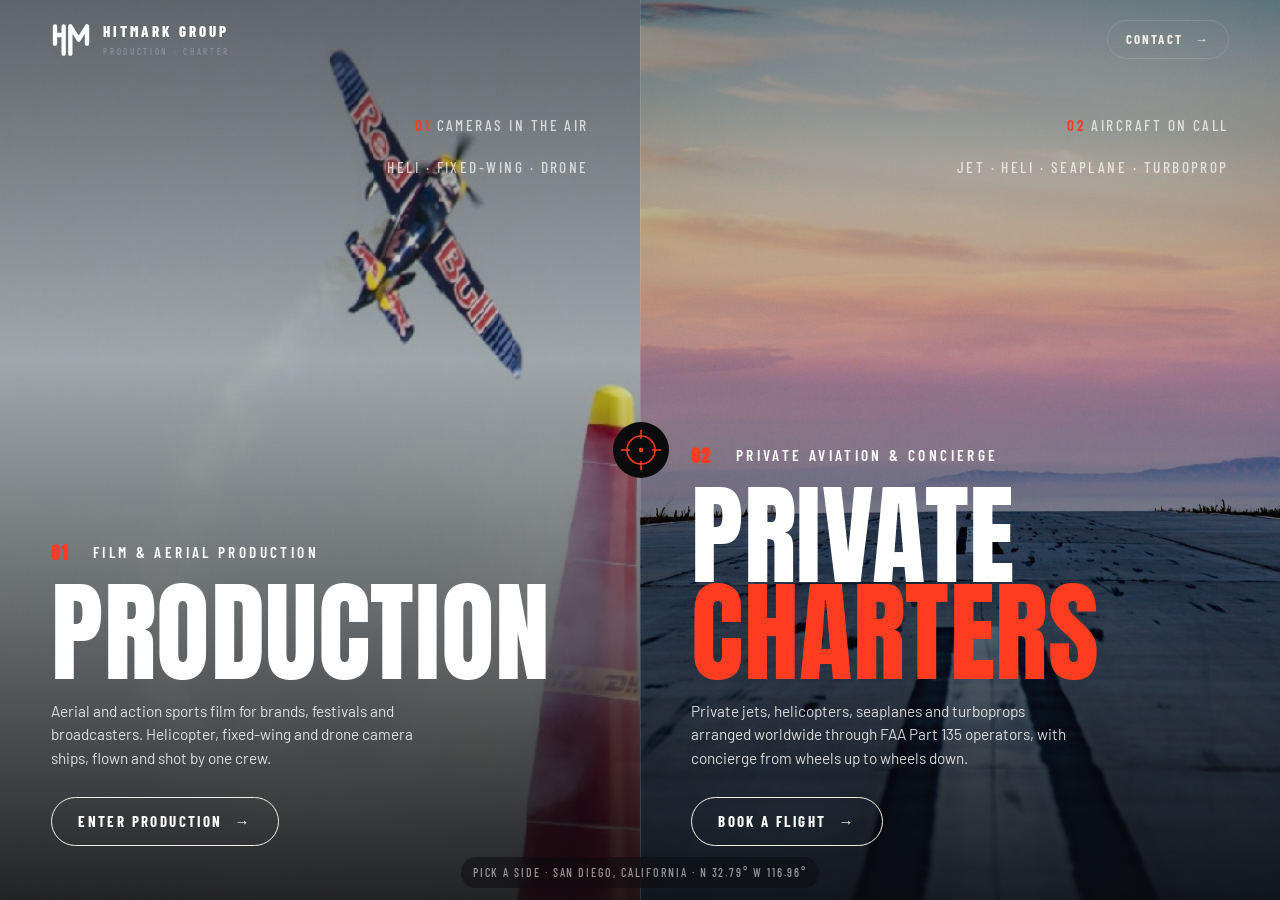
<file: index.html>
<!doctype html>
<html lang="en">
<head>
<meta charset="utf-8">
<meta name="viewport" content="width=device-width,initial-scale=1">
<title>Hitmark Group — Aerial Film Production & Private Air Charter, San Diego</title>
<meta name="description" content="Hitmark Group is an aviation and production company in San Diego. Aerial and action sports film for brands, festivals and broadcasters, plus private jet, helicopter and seaplane charter arranged worldwide.">
<link rel="canonical" href="https://whereverstudios.github.io/hitmark-group/">
<meta property="og:type" content="website">
<meta property="og:title" content="Hitmark Group — Production & Private Charters">
<meta property="og:description" content="Cameras in the air, aircraft on call. Aerial production and private air charter from San Diego, worldwide.">
<meta property="og:image" content="https://whereverstudios.github.io/hitmark-group/media/landing-production.jpg">
<meta name="theme-color" content="#0a0a0c">
<link rel="icon" href="assets/favicon.svg" type="image/svg+xml">
<link rel="preload" as="image" href="media/landing-production.jpg">
<link rel="preload" as="image" href="media/landing-charter.jpg">
<link rel="preconnect" href="https://fonts.googleapis.com">
<link rel="preconnect" href="https://fonts.gstatic.com" crossorigin>
<link href="https://fonts.googleapis.com/css2?family=Anton&family=Barlow+Condensed:ital,wght@0,500;0,600;0,700;0,800;1,600;1,700&family=Barlow:wght@400;500;600&display=swap" rel="stylesheet">
<link rel="stylesheet" href="assets/styles.css">
<script type="application/ld+json">
{"@context":"https://schema.org","@type":"Organization","name":"Hitmark Group","url":"https://www.hitmarkgroup.com/","email":"devin@hitmarkgroup.com","telephone":"+1-703-380-3720","founder":{"@type":"Person","name":"Devin Chatterjie"},"address":{"@type":"PostalAddress","streetAddress":"1915 N Marshall Ave","addressLocality":"El Cajon","addressRegion":"CA","postalCode":"92020","addressCountry":"US"},"areaServed":"Worldwide","knowsAbout":["Aerial cinematography","Drone video production","Event film production","Private jet charter","Helicopter charter","Seaplane charter"]}
</script>
<style>html,body{height:100%;overflow:hidden}</style>
</head>
<body>

<main class="gate" aria-label="Choose a side of Hitmark Group">
  <header class="top">
    <a class="brand" href="index.html" aria-label="Hitmark Group home">
      <svg viewBox="0 0 120 100" fill="none" stroke="currentColor" stroke-width="13" stroke-linecap="round" stroke-linejoin="round" aria-hidden="true"><path d="M12 10v52M12 36h26M38 10v82M58 10v82M58 10l25 40 25-40M108 10v52"/></svg>
      <span class="word">Hitmark Group<small>Production · Charter</small></span>
    </a>
    <a class="btn ghost sm" href="contact.html">Contact <span class="arr">→</span></a>
  </header>

  <a class="door left" href="production.html" aria-label="Production: aerial and action sports film">
    <div class="img" style="background-image:url(media/landing-production.jpg)" role="img" aria-label="Race aircraft banking between pylons"></div>
    <div class="corner">
      <p class="mono"><b>01</b> Cameras in the air</p>
      <p class="mono">Heli · Fixed-wing · Drone</p>
    </div>
    <div class="content">
      <p class="eyebrow"><span class="n">01</span> Film &amp; aerial production</p>
      <h2>Production</h2>
      <p>Aerial and action sports film for brands, festivals and broadcasters. Helicopter, fixed-wing and drone camera ships, flown and shot by one crew.</p>
      <span class="btn">Enter production <span class="arr">→</span></span>
    </div>
  </a>

  <div class="seam" aria-hidden="true">
    <span class="reticle"><svg viewBox="0 0 44 44" fill="none" stroke="currentColor" stroke-width="1.5"><circle cx="22" cy="22" r="14"/><path d="M22 2v9M22 33v9M2 22h9M33 22h9"/><circle cx="22" cy="22" r="2.2" fill="currentColor" stroke="none"/></svg></span>
  </div>

  <a class="door right" href="charters.html" aria-label="Private charters: jets, helicopters, seaplanes and turboprops">
    <div class="img" style="background-image:url(media/landing-charter.jpg)" role="img" aria-label="Island airstrip at sunset"></div>
    <div class="corner">
      <p class="mono"><b>02</b> Aircraft on call</p>
      <p class="mono">Jet · Heli · Seaplane · Turboprop</p>
    </div>
    <div class="content">
      <p class="eyebrow"><span class="n">02</span> Private aviation &amp; concierge</p>
      <h2>Private <span class="alt">Charters</span></h2>
      <p>Private jets, helicopters, seaplanes and turboprops arranged worldwide through FAA Part 135 operators, with concierge from wheels up to wheels down.</p>
      <span class="btn">Book a flight <span class="arr">→</span></span>
    </div>
  </a>

  <div class="foot" aria-hidden="true"><span class="mono">Pick a side · San Diego, California · N 32.79° W 116.96°</span></div>
</main>

<script src="assets/site.js" defer></script>
</body>
</html>
</file>
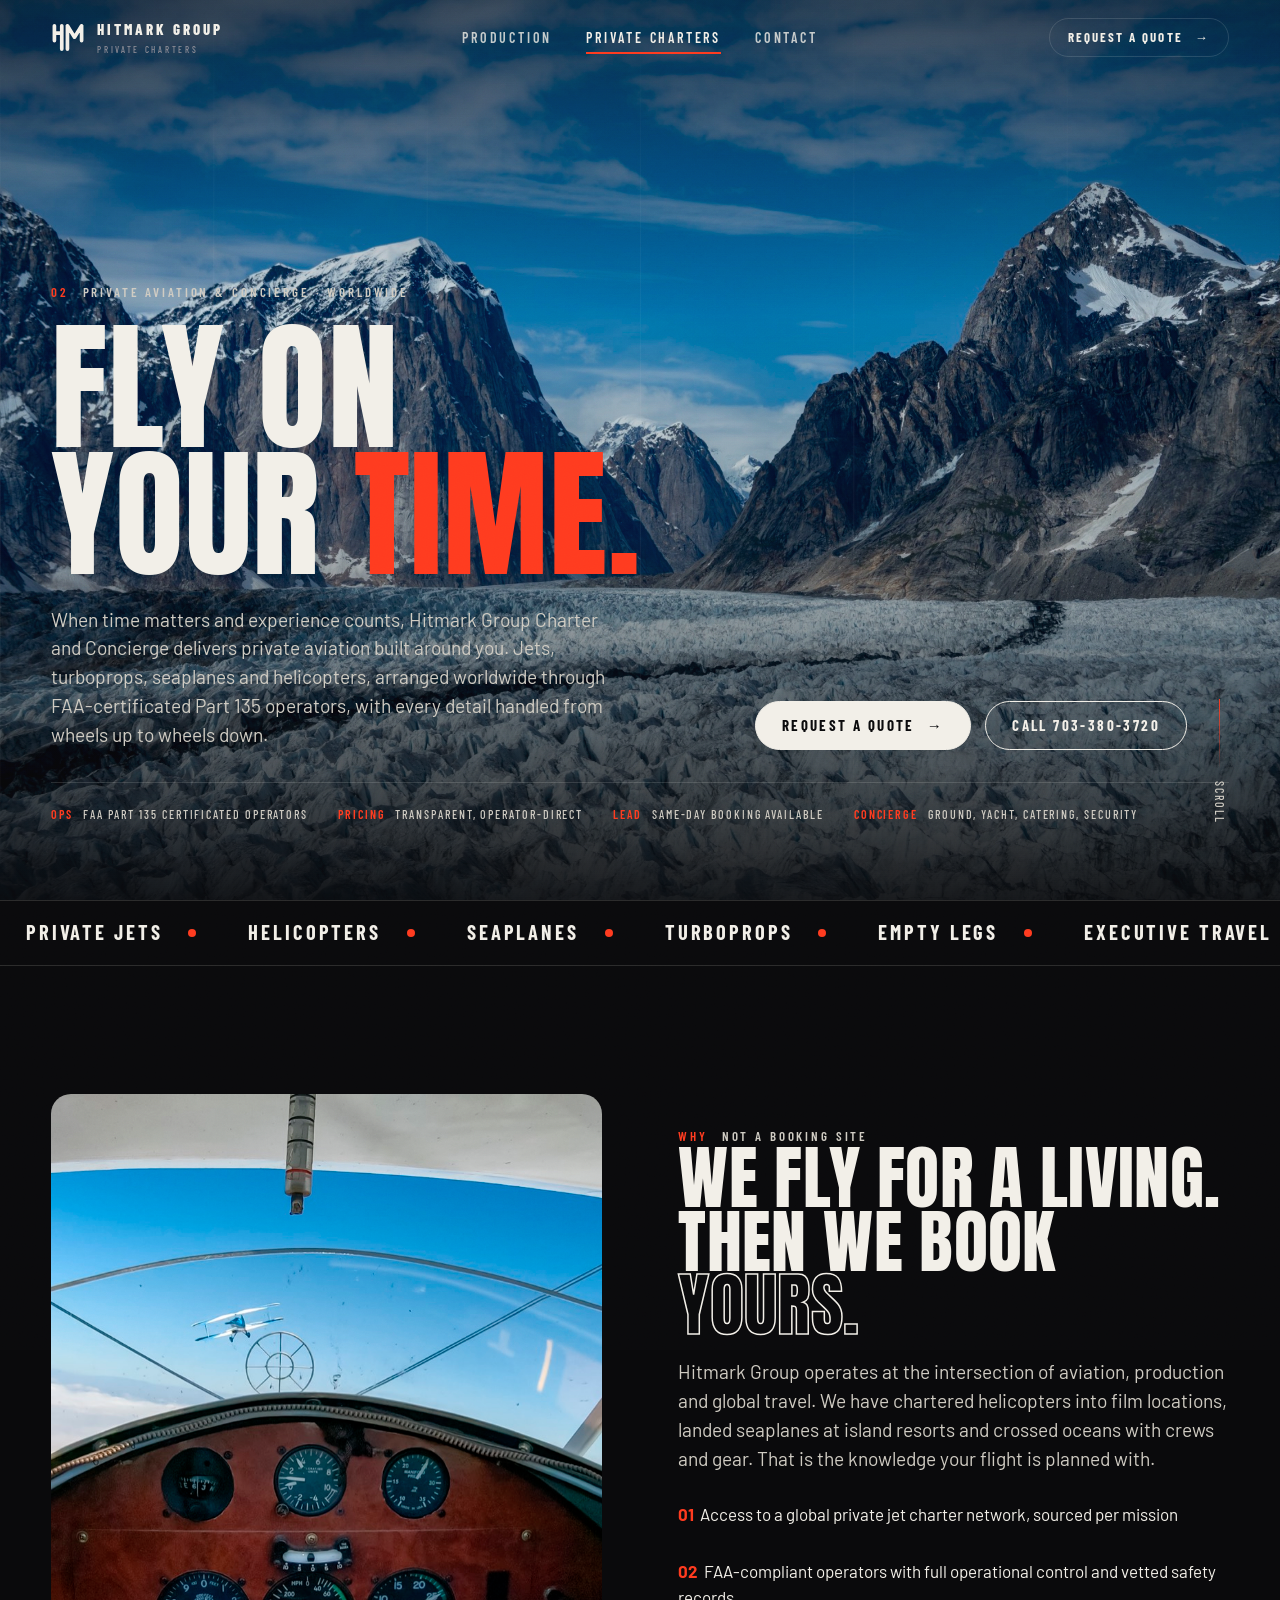
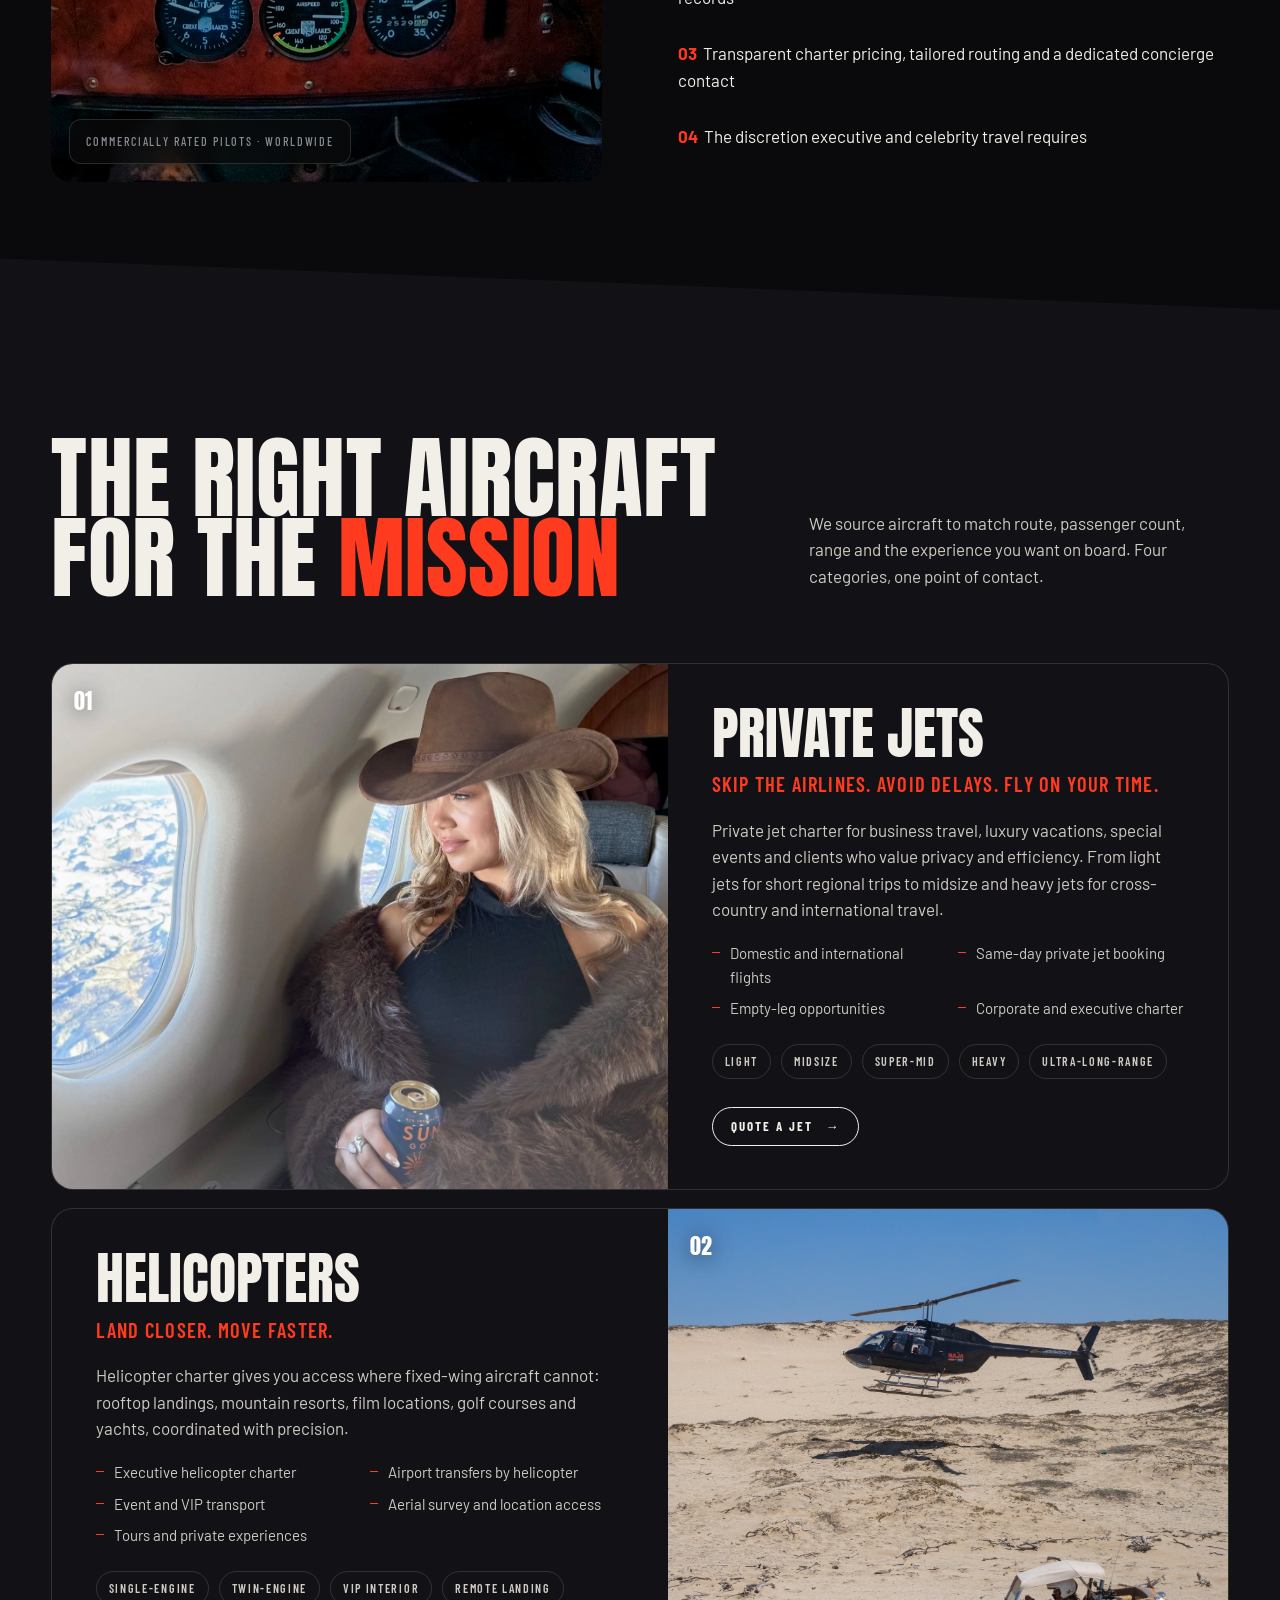
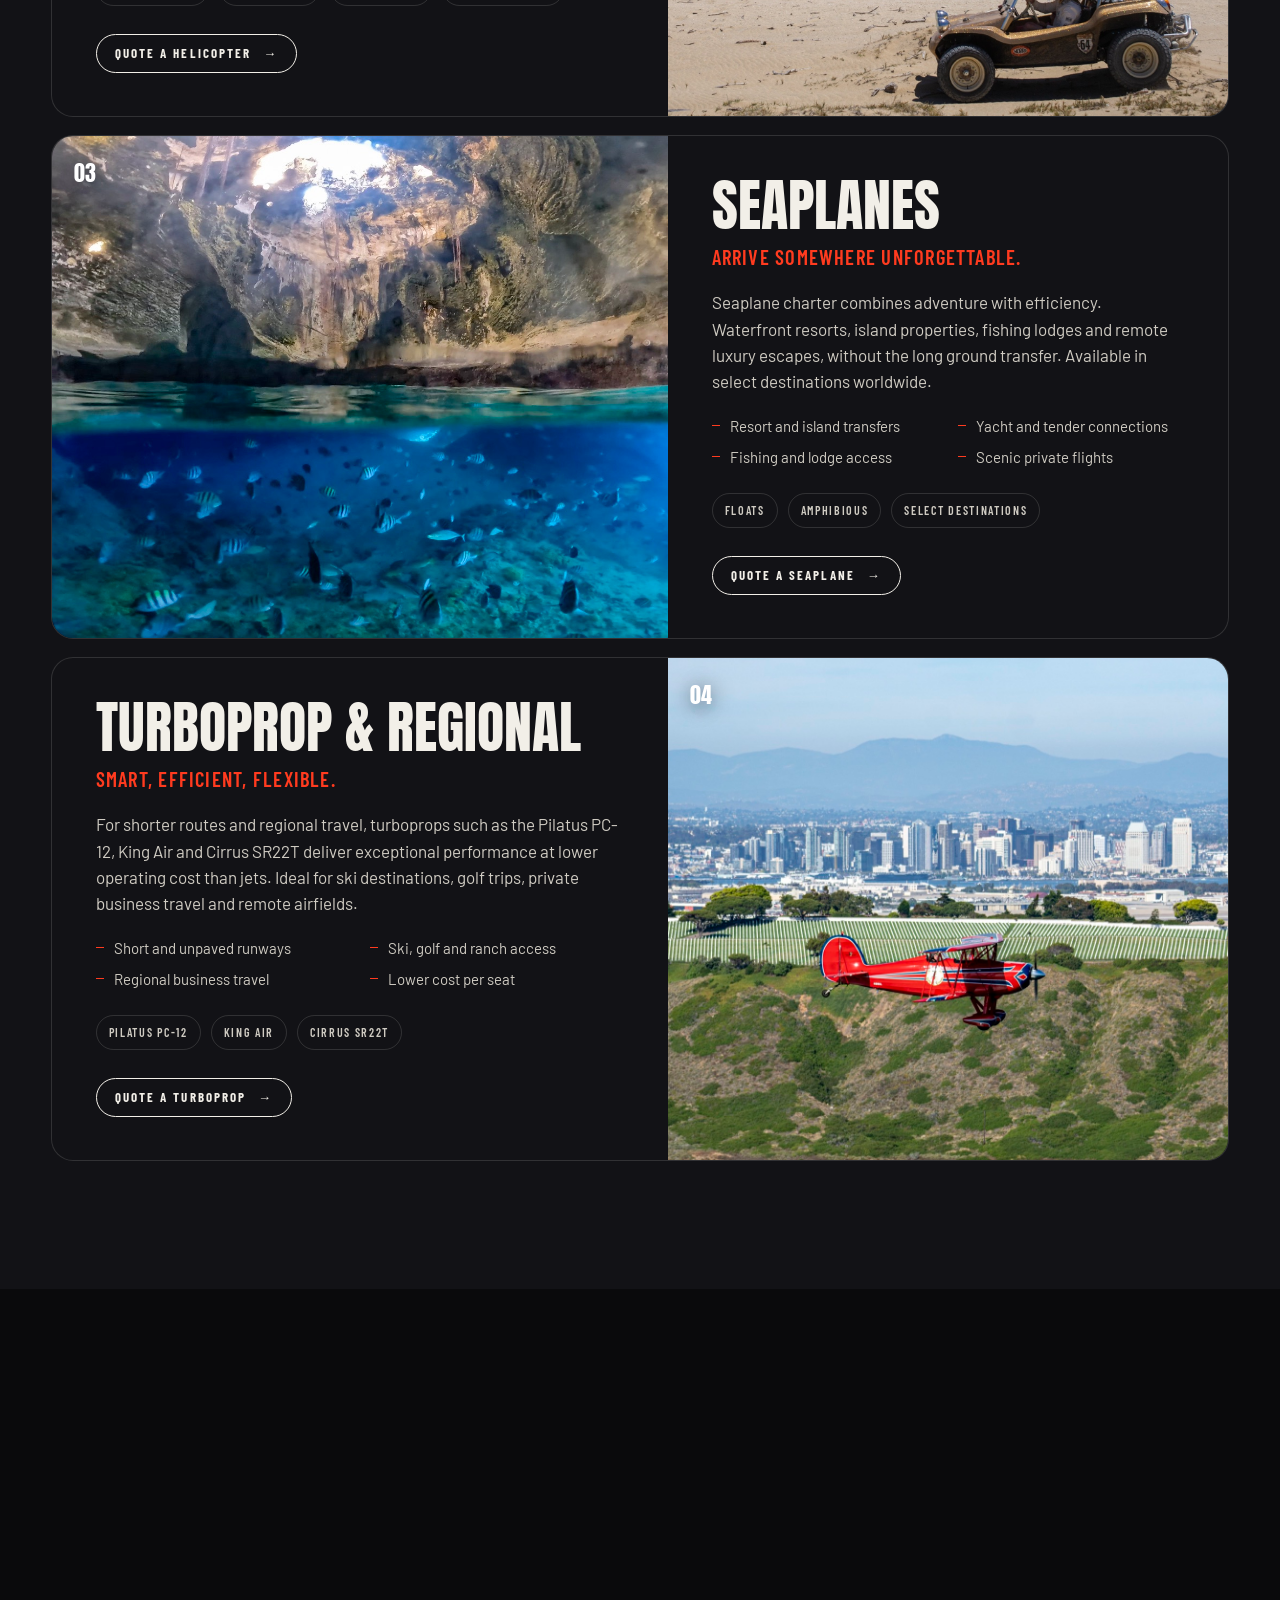
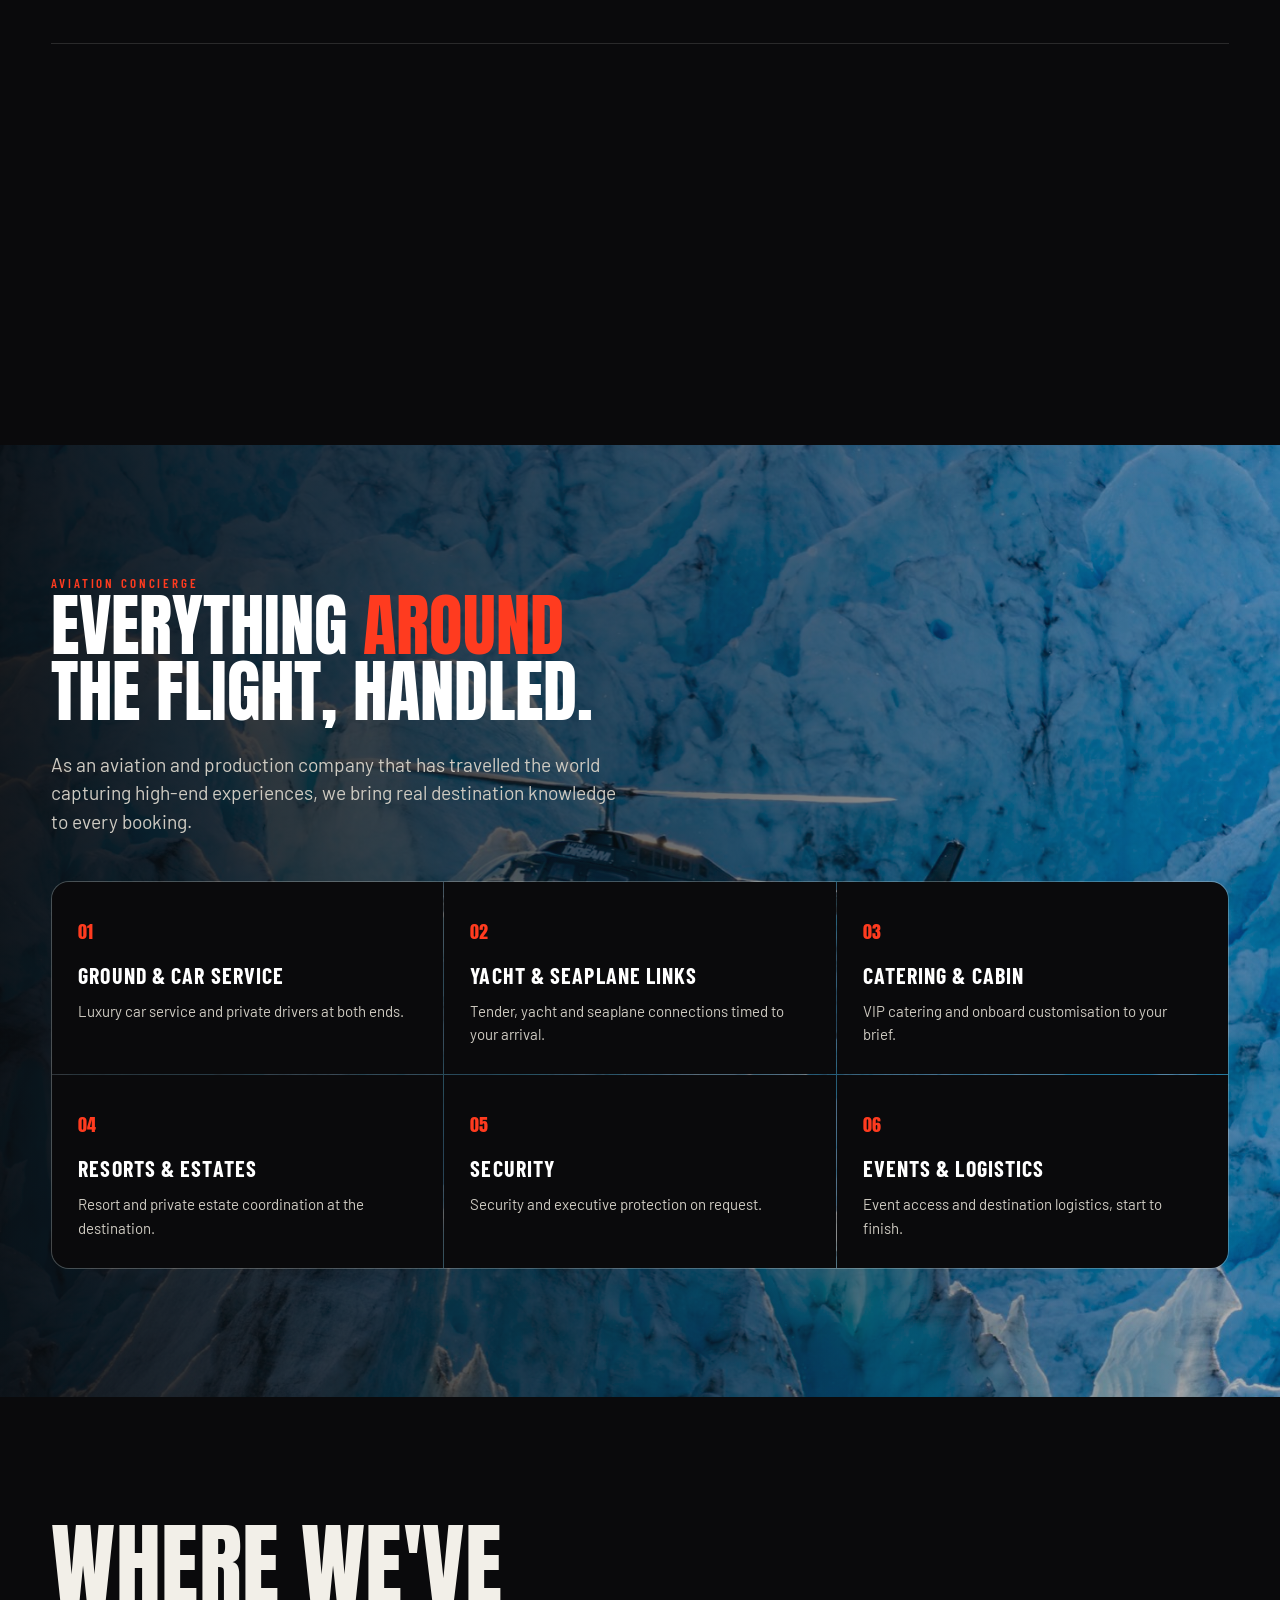
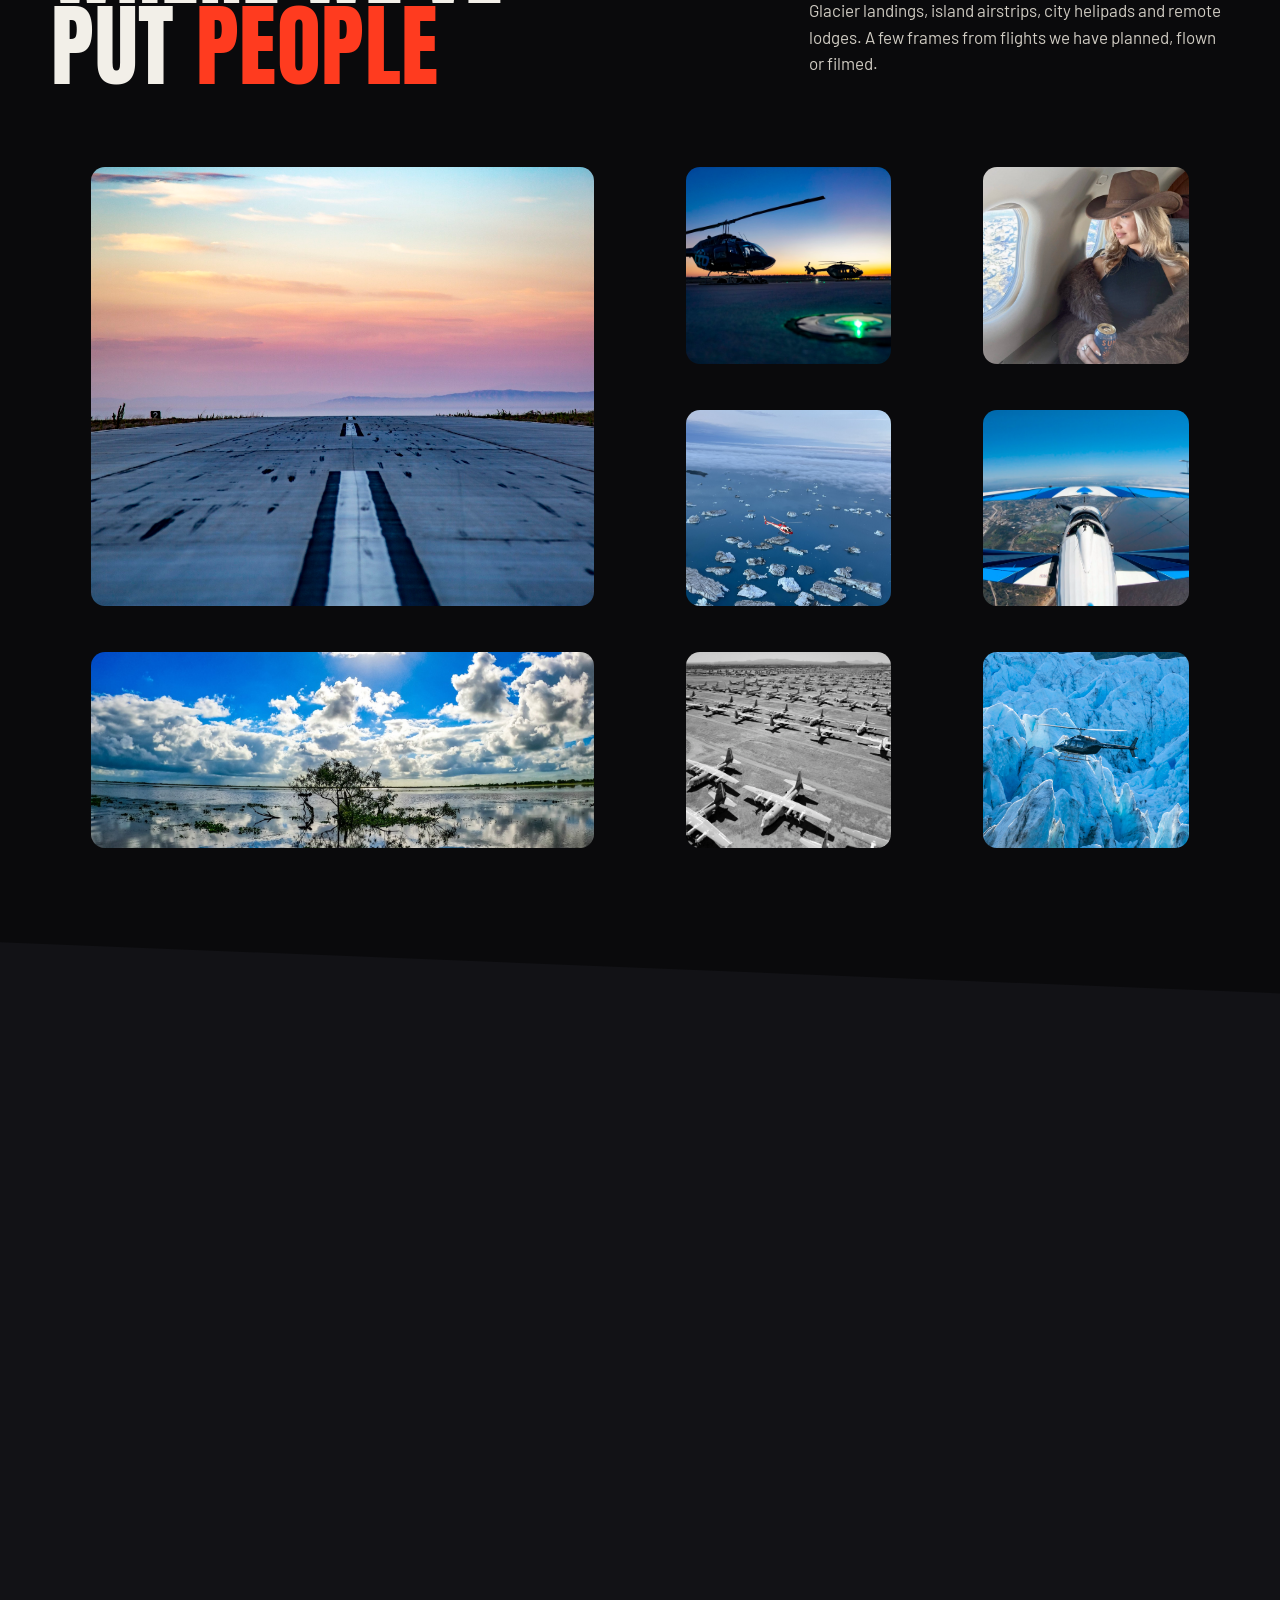
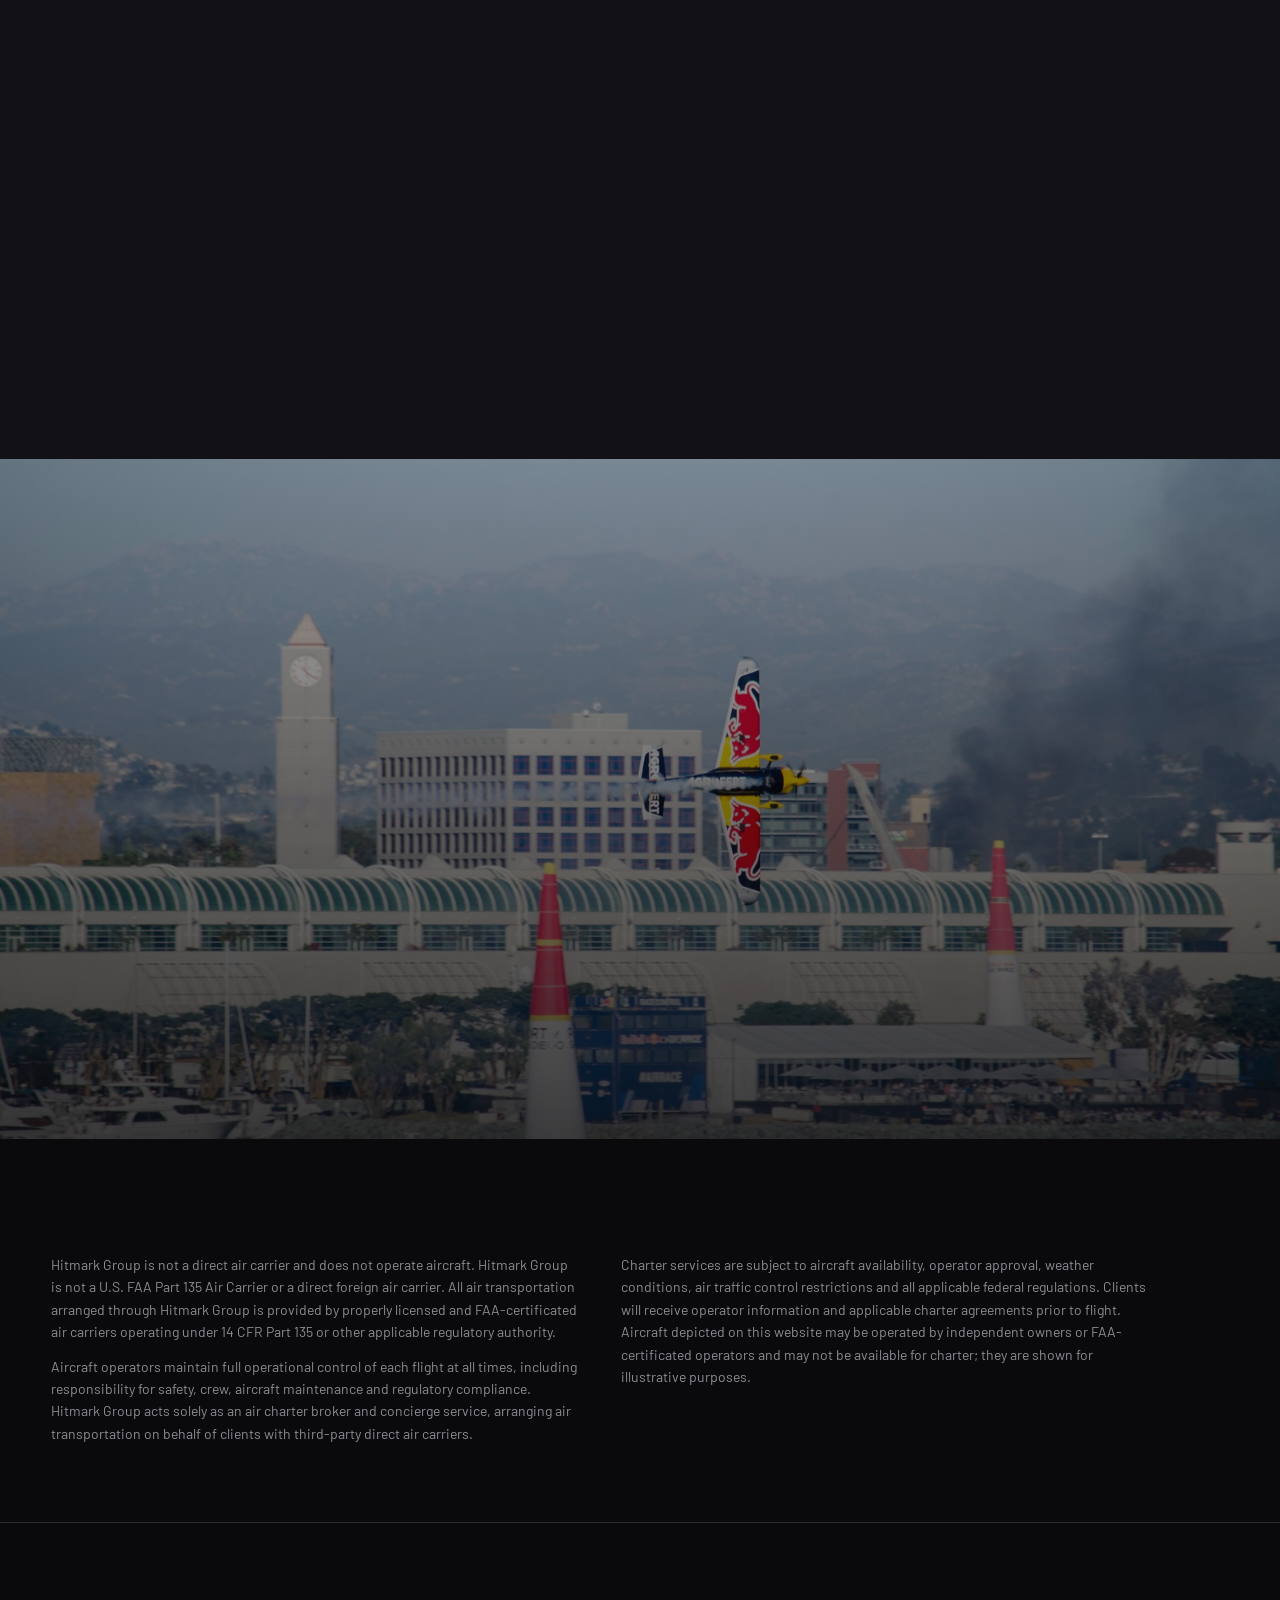
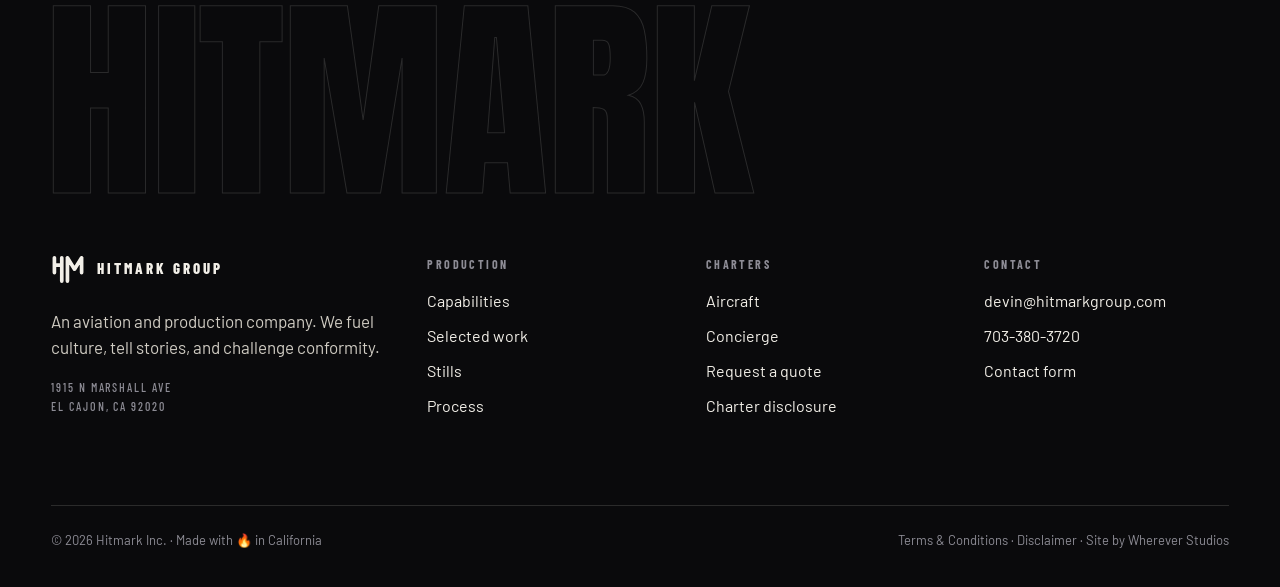
<file: charters.html>
<!doctype html>
<html lang="en">
<head>
<meta charset="utf-8">
<meta name="viewport" content="width=device-width,initial-scale=1">
<title>Private Jet, Helicopter & Seaplane Charter — Hitmark Group</title>
<meta name="description" content="Private aviation built around you. Hitmark Group arranges private jets, helicopters, seaplanes and turboprops worldwide through FAA Part 135 operators, with concierge from wheels up to wheels down.">
<link rel="canonical" href="https://whereverstudios.github.io/hitmark-group/charters.html">
<meta property="og:type" content="website">
<meta property="og:title" content="Private Charters — Hitmark Group">
<meta property="og:description" content="Fly on your time. Jets, helicopters, seaplanes and turboprops arranged worldwide, with concierge handled.">
<meta property="og:image" content="https://whereverstudios.github.io/hitmark-group/media/ch-alaska.jpg">
<meta name="theme-color" content="#0a0a0c">
<link rel="icon" href="assets/favicon.svg" type="image/svg+xml">
<link rel="preload" as="image" href="media/ch-alaska.jpg">
<link rel="preconnect" href="https://fonts.googleapis.com">
<link rel="preconnect" href="https://fonts.gstatic.com" crossorigin>
<link href="https://fonts.googleapis.com/css2?family=Anton&family=Barlow+Condensed:ital,wght@0,500;0,600;0,700;0,800;1,600;1,700&family=Barlow:wght@400;500;600&display=swap" rel="stylesheet">
<link rel="stylesheet" href="assets/styles.css">
<script type="application/ld+json">
{"@context":"https://schema.org","@type":"Service","serviceType":"Private air charter brokerage and aviation concierge","provider":{"@type":"Organization","name":"Hitmark Group","url":"https://www.hitmarkgroup.com/","telephone":"+1-703-380-3720","email":"devin@hitmarkgroup.com"},"areaServed":"Worldwide","hasOfferCatalog":{"@type":"OfferCatalog","name":"Charter","itemListElement":[{"@type":"Offer","itemOffered":{"@type":"Service","name":"Private jet charter"}},{"@type":"Offer","itemOffered":{"@type":"Service","name":"Helicopter charter"}},{"@type":"Offer","itemOffered":{"@type":"Service","name":"Seaplane charter"}},{"@type":"Offer","itemOffered":{"@type":"Service","name":"Turboprop and regional aircraft charter"}},{"@type":"Offer","itemOffered":{"@type":"Service","name":"Aviation concierge"}}]}}
</script>
</head>
<body>

<nav class="nav" aria-label="Primary">
  <a class="brand" href="index.html" aria-label="Hitmark Group home">
    <svg viewBox="0 0 120 100" fill="none" stroke="currentColor" stroke-width="13" stroke-linecap="round" stroke-linejoin="round" aria-hidden="true"><path d="M12 10v52M12 36h26M38 10v82M58 10v82M58 10l25 40 25-40M108 10v52"/></svg>
    <span class="word">Hitmark Group<small>Private Charters</small></span>
  </a>
  <div class="nav-links">
    <a href="production.html">Production</a>
    <a href="charters.html" aria-current="page">Private Charters</a>
    <a href="contact.html">Contact</a>
  </div>
  <div class="nav-cta">
    <a class="btn ghost sm" href="#quote">Request a quote <span class="arr">→</span></a>
    <button class="burger" aria-label="Menu" aria-expanded="false"><span></span></button>
  </div>
</nav>
<div class="mobile-menu">
  <a class="big" href="index.html">Home</a>
  <a class="big" href="production.html">Production</a>
  <a class="big" href="charters.html">Charters</a>
  <a class="big" href="contact.html">Contact</a>
  <div class="meta mono"><span>devin@hitmarkgroup.com</span><span>703-380-3720</span><span>El Cajon · San Diego, CA</span></div>
</div>

<main>
  <!-- HERO -->
  <header class="hero">
    <div class="bg"><img src="media/ch-alaska.jpg" alt="Helicopter flying above glaciated mountains in Alaska" fetchpriority="high"></div>
    <div class="grid-lines" aria-hidden="true"></div>
    <div class="wrap">
      <p class="eyebrow"><span class="n">02</span> Private aviation &amp; concierge · Worldwide</p>
      <h1 class="display"><span class="line"><span>Fly on</span></span><span class="line"><span>your <span class="flare-text">time.</span></span></span></h1>
      <div class="intro">
        <p class="lede rv in">When time matters and experience counts, Hitmark Group Charter and Concierge delivers private aviation built around you. Jets, turboprops, seaplanes and helicopters, arranged worldwide through FAA-certificated Part 135 operators, with every detail handled from wheels up to wheels down.</p>
        <div class="btn-row rv in">
          <a class="btn solid" href="#quote">Request a quote <span class="arr">→</span></a>
          <a class="btn" href="tel:+17033803720">Call 703-380-3720</a>
        </div>
      </div>
      <div class="meta-row">
        <span class="mono"><b>Ops</b> FAA Part 135 certificated operators</span>
        <span class="mono"><b>Pricing</b> Transparent, operator-direct</span>
        <span class="mono"><b>Lead</b> Same-day booking available</span>
        <span class="mono"><b>Concierge</b> Ground, yacht, catering, security</span>
      </div>
    </div>
    <div class="scroll-cue mono" aria-hidden="true"><i></i>Scroll</div>
  </header>

  <div class="marquee" aria-hidden="true">
    <div class="track"><span>Private jets</span><span>Helicopters</span><span>Seaplanes</span><span>Turboprops</span><span>Empty legs</span><span>Executive travel</span><span>Film &amp; location access</span><span>Yacht transfers</span><span>Ski &amp; golf</span></div>
  </div>

  <!-- INTRO SPLIT -->
  <section class="section">
    <div class="wrap">
      <div class="split">
        <div class="media rv"><img src="media/ch-cockpit.jpg" alt="Cockpit instruments of a vintage aircraft in flight" loading="lazy"><span class="badge mono">Commercially rated pilots · Worldwide</span></div>
        <div class="copy">
          <p class="eyebrow rv"><span class="n">Why</span> Not a booking site</p>
          <h2 class="display rv d1">We fly for a living.<br>Then we book <span class="outline">yours.</span></h2>
          <p class="lede rv d2">Hitmark Group operates at the intersection of aviation, production and global travel. We have chartered helicopters into film locations, landed seaplanes at island resorts and crossed oceans with crews and gear. That is the knowledge your flight is planned with.</p>
          <div class="rv d3" style="margin-top:28px;display:grid;gap:14px">
            <p><b style="color:var(--flare)">01</b>&nbsp; Access to a global private jet charter network, sourced per mission</p>
            <p><b style="color:var(--flare)">02</b>&nbsp; FAA-compliant operators with full operational control and vetted safety records</p>
            <p><b style="color:var(--flare)">03</b>&nbsp; Transparent charter pricing, tailored routing and a dedicated concierge contact</p>
            <p><b style="color:var(--flare)">04</b>&nbsp; The discretion executive and celebrity travel requires</p>
          </div>
        </div>
      </div>
    </div>
  </section>

  <!-- FLEET -->
  <section class="section bg-2 diag-top" id="fleet">
    <div class="wrap">
      <div class="sec-head">
        <h2 class="display rv">The right aircraft<br>for the <span class="flare-text">mission</span></h2>
        <p class="side rv d1">We source aircraft to match route, passenger count, range and the experience you want on board. Four categories, one point of contact.</p>
      </div>
      <div class="fleet">
        <article class="craft rv">
          <div class="media"><img src="media/ch-cabin.jpg" alt="Private jet cabin interior" loading="lazy"><span class="idx">01</span></div>
          <div class="body">
            <h3>Private jets</h3>
            <p class="kicker">Skip the airlines. Avoid delays. Fly on your time.</p>
            <p>Private jet charter for business travel, luxury vacations, special events and clients who value privacy and efficiency. From light jets for short regional trips to midsize and heavy jets for cross-country and international travel.</p>
            <ul><li>Domestic and international flights</li><li>Same-day private jet booking</li><li>Empty-leg opportunities</li><li>Corporate and executive charter</li></ul>
            <div class="spec"><span>Light</span><span>Midsize</span><span>Super-mid</span><span>Heavy</span><span>Ultra-long-range</span></div>
            <a class="btn sm" href="#quote" data-aircraft="Private jet">Quote a jet <span class="arr">→</span></a>
          </div>
        </article>
        <article class="craft rv">
          <div class="media"><img src="media/ch-heli-beach.jpg" alt="Helicopter parked on a remote beach" loading="lazy"><span class="idx">02</span></div>
          <div class="body">
            <h3>Helicopters</h3>
            <p class="kicker">Land closer. Move faster.</p>
            <p>Helicopter charter gives you access where fixed-wing aircraft cannot: rooftop landings, mountain resorts, film locations, golf courses and yachts, coordinated with precision.</p>
            <ul><li>Executive helicopter charter</li><li>Airport transfers by helicopter</li><li>Event and VIP transport</li><li>Aerial survey and location access</li><li>Tours and private experiences</li></ul>
            <div class="spec"><span>Single-engine</span><span>Twin-engine</span><span>VIP interior</span><span>Remote landing</span></div>
            <a class="btn sm" href="#quote">Quote a helicopter <span class="arr">→</span></a>
          </div>
        </article>
        <article class="craft rv">
          <div class="media"><img src="media/ch-water.jpg" alt="Split view above and below clear tropical water" loading="lazy"><span class="idx">03</span></div>
          <div class="body">
            <h3>Seaplanes</h3>
            <p class="kicker">Arrive somewhere unforgettable.</p>
            <p>Seaplane charter combines adventure with efficiency. Waterfront resorts, island properties, fishing lodges and remote luxury escapes, without the long ground transfer. Available in select destinations worldwide.</p>
            <ul><li>Resort and island transfers</li><li>Yacht and tender connections</li><li>Fishing and lodge access</li><li>Scenic private flights</li></ul>
            <div class="spec"><span>Floats</span><span>Amphibious</span><span>Select destinations</span></div>
            <a class="btn sm" href="#quote">Quote a seaplane <span class="arr">→</span></a>
          </div>
        </article>
        <article class="craft rv">
          <div class="media"><img src="media/ch-redplane.jpg" alt="Light aircraft flying over a city skyline" loading="lazy"><span class="idx">04</span></div>
          <div class="body">
            <h3>Turboprop &amp; regional</h3>
            <p class="kicker">Smart, efficient, flexible.</p>
            <p>For shorter routes and regional travel, turboprops such as the Pilatus PC-12, King Air and Cirrus SR22T deliver exceptional performance at lower operating cost than jets. Ideal for ski destinations, golf trips, private business travel and remote airfields.</p>
            <ul><li>Short and unpaved runways</li><li>Ski, golf and ranch access</li><li>Regional business travel</li><li>Lower cost per seat</li></ul>
            <div class="spec"><span>Pilatus PC-12</span><span>King Air</span><span>Cirrus SR22T</span></div>
            <a class="btn sm" href="#quote">Quote a turboprop <span class="arr">→</span></a>
          </div>
        </article>
      </div>
    </div>
  </section>

  <!-- HOW IT WORKS -->
  <section class="section" id="how">
    <div class="wrap">
      <div class="sec-head">
        <h2 class="display rv">Wheels up in<br><span class="outline">three</span> moves</h2>
        <p class="side rv d1">No portals, no call centres. One contact who knows aircraft, airspace and the destination, from the first message to the last transfer.</p>
      </div>
      <div class="process" style="grid-template-columns:repeat(3,1fr)">
        <div class="step rv"><div class="n">01</div><h3>Brief us</h3><p>Route, dates, passengers, luggage and how you want the trip to feel. By form, email or phone, any hour.</p></div>
        <div class="step rv d1"><div class="n">02</div><h3>We source &amp; price</h3><p>Vetted Part 135 operators quote the right aircraft for the mission. You get clear options and transparent pricing, usually within hours.</p></div>
        <div class="step rv d2"><div class="n">03</div><h3>Wheels up</h3><p>Operator agreement in hand, concierge handles ground, catering, security and the destination. You show up and fly.</p></div>
      </div>
    </div>
  </section>

  <!-- CONCIERGE -->
  <section class="quote-band section" id="concierge">
    <div class="bg"><img src="media/ch-heli-glacier.jpg" alt="" loading="lazy"></div>
    <div class="wrap">
      <p class="eyebrow flare rv">Aviation concierge</p>
      <blockquote class="rv d1">Everything <em>around</em> the flight, handled.</blockquote>
      <p class="lede rv d2" style="margin-top:26px;max-width:52ch">As an aviation and production company that has travelled the world capturing high-end experiences, we bring real destination knowledge to every booking.</p>
      <div class="svc-list rv d3" style="margin-top:44px">
        <div><p class="n">01</p><h3>Ground &amp; car service</h3><p>Luxury car service and private drivers at both ends.</p></div>
        <div><p class="n">02</p><h3>Yacht &amp; seaplane links</h3><p>Tender, yacht and seaplane connections timed to your arrival.</p></div>
        <div><p class="n">03</p><h3>Catering &amp; cabin</h3><p>VIP catering and onboard customisation to your brief.</p></div>
        <div><p class="n">04</p><h3>Resorts &amp; estates</h3><p>Resort and private estate coordination at the destination.</p></div>
        <div><p class="n">05</p><h3>Security</h3><p>Security and executive protection on request.</p></div>
        <div><p class="n">06</p><h3>Events &amp; logistics</h3><p>Event access and destination logistics, start to finish.</p></div>
      </div>
    </div>
  </section>

  <!-- MISSIONS / STILLS -->
  <section class="section" id="missions">
    <div class="wrap">
      <div class="sec-head">
        <h2 class="display rv">Where we've<br>put <span class="flare-text">people</span></h2>
        <p class="side rv d1">Glacier landings, island airstrips, city helipads and remote lodges. A few frames from flights we have planned, flown or filmed.</p>
      </div>
      <div class="stills">
        <figure class="still w2 h2 rv"><img src="media/landing-charter.jpg" alt="Catalina airstrip at sunset" loading="lazy"><figcaption class="tag mono">Catalina Island · Airstrip at sunset</figcaption></figure>
        <figure class="still rv d1"><img src="media/ch-heli-night.jpg" alt="Helicopter on a lit helipad at dusk" loading="lazy"><figcaption class="tag mono">Helipad · Dusk</figcaption></figure>
        <figure class="still rv d2"><img src="media/ch-cabin.jpg" alt="Passenger relaxing in a private jet cabin" loading="lazy"><figcaption class="tag mono">Cabin · Light jet</figcaption></figure>
        <figure class="still rv d1"><img src="media/ch-ice.jpg" alt="Aerial view over sea ice" loading="lazy"><figcaption class="tag mono">Over the ice</figcaption></figure>
        <figure class="still rv d2"><img src="media/ch-wing.jpg" alt="View along an aircraft wing in flight" loading="lazy"><figcaption class="tag mono">Wing · In flight</figcaption></figure>
        <figure class="still w2 rv"><img src="media/ch-clouds.jpg" alt="Cumulus clouds reflected in still water" loading="lazy"><figcaption class="tag mono">Low level</figcaption></figure>
        <figure class="still rv d1"><img src="media/ch-airfield.jpg" alt="Rows of aircraft on an airfield" loading="lazy"><figcaption class="tag mono">Airfield</figcaption></figure>
        <figure class="still rv d2"><img src="media/ch-heli-glacier.jpg" alt="Helicopter above a glacier" loading="lazy"><figcaption class="tag mono">Alaska · Glacier</figcaption></figure>
      </div>
    </div>
  </section>

  <!-- QUOTE FORM -->
  <section class="section bg-2 diag-top" id="quote">
    <div class="wrap">
      <div class="contact-grid">
        <div>
          <p class="eyebrow rv"><span class="n">Quote</span> Request a charter</p>
          <h2 class="display rv d1" style="font-size:clamp(44px,6vw,96px)">Tell us where<br>and <span class="flare-text">when.</span></h2>
          <p class="lede rv d2" style="margin-top:22px">Send the route and we come back with aircraft options and transparent pricing, usually within hours. Prefer to talk? Call or text any time.</p>
          <div class="contact-card rv d3" style="margin-top:34px">
            <div class="row"><span class="mono">Call or text</span><p class="big"><a href="tel:+17033803720">703-380-3720</a></p></div>
            <div class="row"><span class="mono">Email</span><p class="big" style="font-size:clamp(20px,2vw,30px)"><a href="mailto:devin@hitmarkgroup.com">devin@hitmarkgroup.com</a></p></div>
            <div class="row"><span class="mono">Empty legs</span><p>One-way repositioning flights at a fraction of the price. Tell us your home airports and we will alert you when one lines up.</p></div>
          </div>
        </div>
        <form class="form rv d1" data-mail="devin@hitmarkgroup.com" data-mode-default="charter" novalidate>
          <div class="field"><label for="q-from">From</label><input id="q-from" name="from" placeholder="San Diego (SAN / MYF)" required></div>
          <div class="field"><label for="q-to">To</label><input id="q-to" name="to" placeholder="Cabo San Lucas" required></div>
          <div class="field"><label for="q-date">Departure date</label><input id="q-date" name="date" type="date"></div>
          <div class="field"><label for="q-return">Return date</label><input id="q-return" name="return" type="date"></div>
          <div class="field"><label for="q-pax">Passengers</label><input id="q-pax" name="passengers" type="number" min="1" max="19" placeholder="4"></div>
          <div class="field"><label for="q-craft">Aircraft preference</label><select id="q-craft" name="aircraft"><option>No preference, advise me</option><option>Private jet</option><option>Helicopter</option><option>Seaplane</option><option>Turboprop / regional</option><option>Empty leg alerts</option></select></div>
          <div class="field"><label for="q-name">Name</label><input id="q-name" name="name" autocomplete="name" required></div>
          <div class="field"><label for="q-phone">Phone</label><input id="q-phone" name="phone" type="tel" autocomplete="tel"></div>
          <div class="field full"><label for="q-email">Email</label><input id="q-email" name="email" type="email" autocomplete="email" required></div>
          <div class="field full"><label for="q-notes">Anything else</label><textarea id="q-notes" name="notes" placeholder="Luggage, pets, catering, ground transport, security, flexibility on dates…"></textarea></div>
          <div class="actions">
            <button class="btn flare" type="submit">Send quote request <span class="arr">→</span></button>
            <p class="note">Opens your email app with the request filled in. Charter arranged with FAA Part 135 operators; see the disclosure below.</p>
          </div>
          <p class="sent mono" hidden style="grid-column:1/-1;color:var(--flare)">If your mail app did not open, email devin@hitmarkgroup.com directly.</p>
        </form>
      </div>
    </div>
  </section>

  <!-- CROSS SELL -->
  <a class="cross" href="production.html">
    <div class="bg"><img src="media/ev-airrace.jpg" alt="" loading="lazy"></div>
    <div class="wrap inner">
      <div>
        <p class="eyebrow rv"><span class="n">01</span> The other half of Hitmark</p>
        <h2 class="display rv d1">Production</h2>
      </div>
      <div class="rv d2">
        <p class="lede" style="color:#fff;max-width:40ch">Aerial and action sports film for brands, festivals and broadcasters. The crew that books your aircraft also flies the camera ship.</p>
        <span class="btn solid" style="margin-top:22px">See the work <span class="arr">→</span></span>
      </div>
    </div>
  </a>

  <!-- DISCLOSURE -->
  <section class="section tight" id="disclosure">
    <div class="wrap">
      <p class="eyebrow rv" style="margin-bottom:18px">Charter disclosure and regulatory notice</p>
      <div class="disclosure rv d1">
        <p>Hitmark Group is not a direct air carrier and does not operate aircraft. Hitmark Group is not a U.S. FAA Part 135 Air Carrier or a direct foreign air carrier. All air transportation arranged through Hitmark Group is provided by properly licensed and FAA-certificated air carriers operating under 14 CFR Part 135 or other applicable regulatory authority.</p>
        <p>Aircraft operators maintain full operational control of each flight at all times, including responsibility for safety, crew, aircraft maintenance and regulatory compliance. Hitmark Group acts solely as an air charter broker and concierge service, arranging air transportation on behalf of clients with third-party direct air carriers.</p>
        <p>Charter services are subject to aircraft availability, operator approval, weather conditions, air traffic control restrictions and all applicable federal regulations. Clients will receive operator information and applicable charter agreements prior to flight. Aircraft depicted on this website may be operated by independent owners or FAA-certificated operators and may not be available for charter; they are shown for illustrative purposes.</p>
      </div>
    </div>
  </section>
</main>

<footer class="footer">
  <div class="wrap">
    <p class="wordmark" aria-hidden="true">Hitmark</p>
    <div class="cols">
      <div>
        <a class="brand" href="index.html" aria-label="Hitmark Group home"><svg viewBox="0 0 120 100" fill="none" stroke="currentColor" stroke-width="13" stroke-linecap="round" stroke-linejoin="round" aria-hidden="true"><path d="M12 10v52M12 36h26M38 10v82M58 10v82M58 10l25 40 25-40M108 10v52"/></svg><span class="word">Hitmark Group</span></a>
        <p class="tag" style="margin-top:18px">An aviation and production company. We fuel culture, tell stories, and challenge conformity.</p>
        <p class="mono" style="margin-top:18px">1915 N Marshall Ave<br>El Cajon, CA 92020</p>
      </div>
      <div><h4>Production</h4><ul><li><a href="production.html#capabilities">Capabilities</a></li><li><a href="production.html#work">Selected work</a></li><li><a href="production.html#stills">Stills</a></li><li><a href="production.html#process">Process</a></li></ul></div>
      <div><h4>Charters</h4><ul><li><a href="charters.html#fleet">Aircraft</a></li><li><a href="charters.html#concierge">Concierge</a></li><li><a href="charters.html#quote">Request a quote</a></li><li><a href="charters.html#disclosure">Charter disclosure</a></li></ul></div>
      <div><h4>Contact</h4><ul><li><a href="mailto:devin@hitmarkgroup.com">devin@hitmarkgroup.com</a></li><li><a href="tel:+17033803720">703-380-3720</a></li><li><a href="contact.html">Contact form</a></li></ul></div>
    </div>
    <div class="base">
      <span>© <span data-year>2026</span> Hitmark Inc. · Made with 🔥 in California</span>
      <span><a href="https://www.hitmarkgroup.com/terms-conditions">Terms &amp; Conditions</a> · <a href="https://www.hitmarkgroup.com/disclaimer">Disclaimer</a> · Site by <a href="https://whereverstudios.com">Wherever Studios</a></span>
    </div>
  </div>
</footer>

<script src="assets/site.js" defer></script>
</body>
</html>
</file>
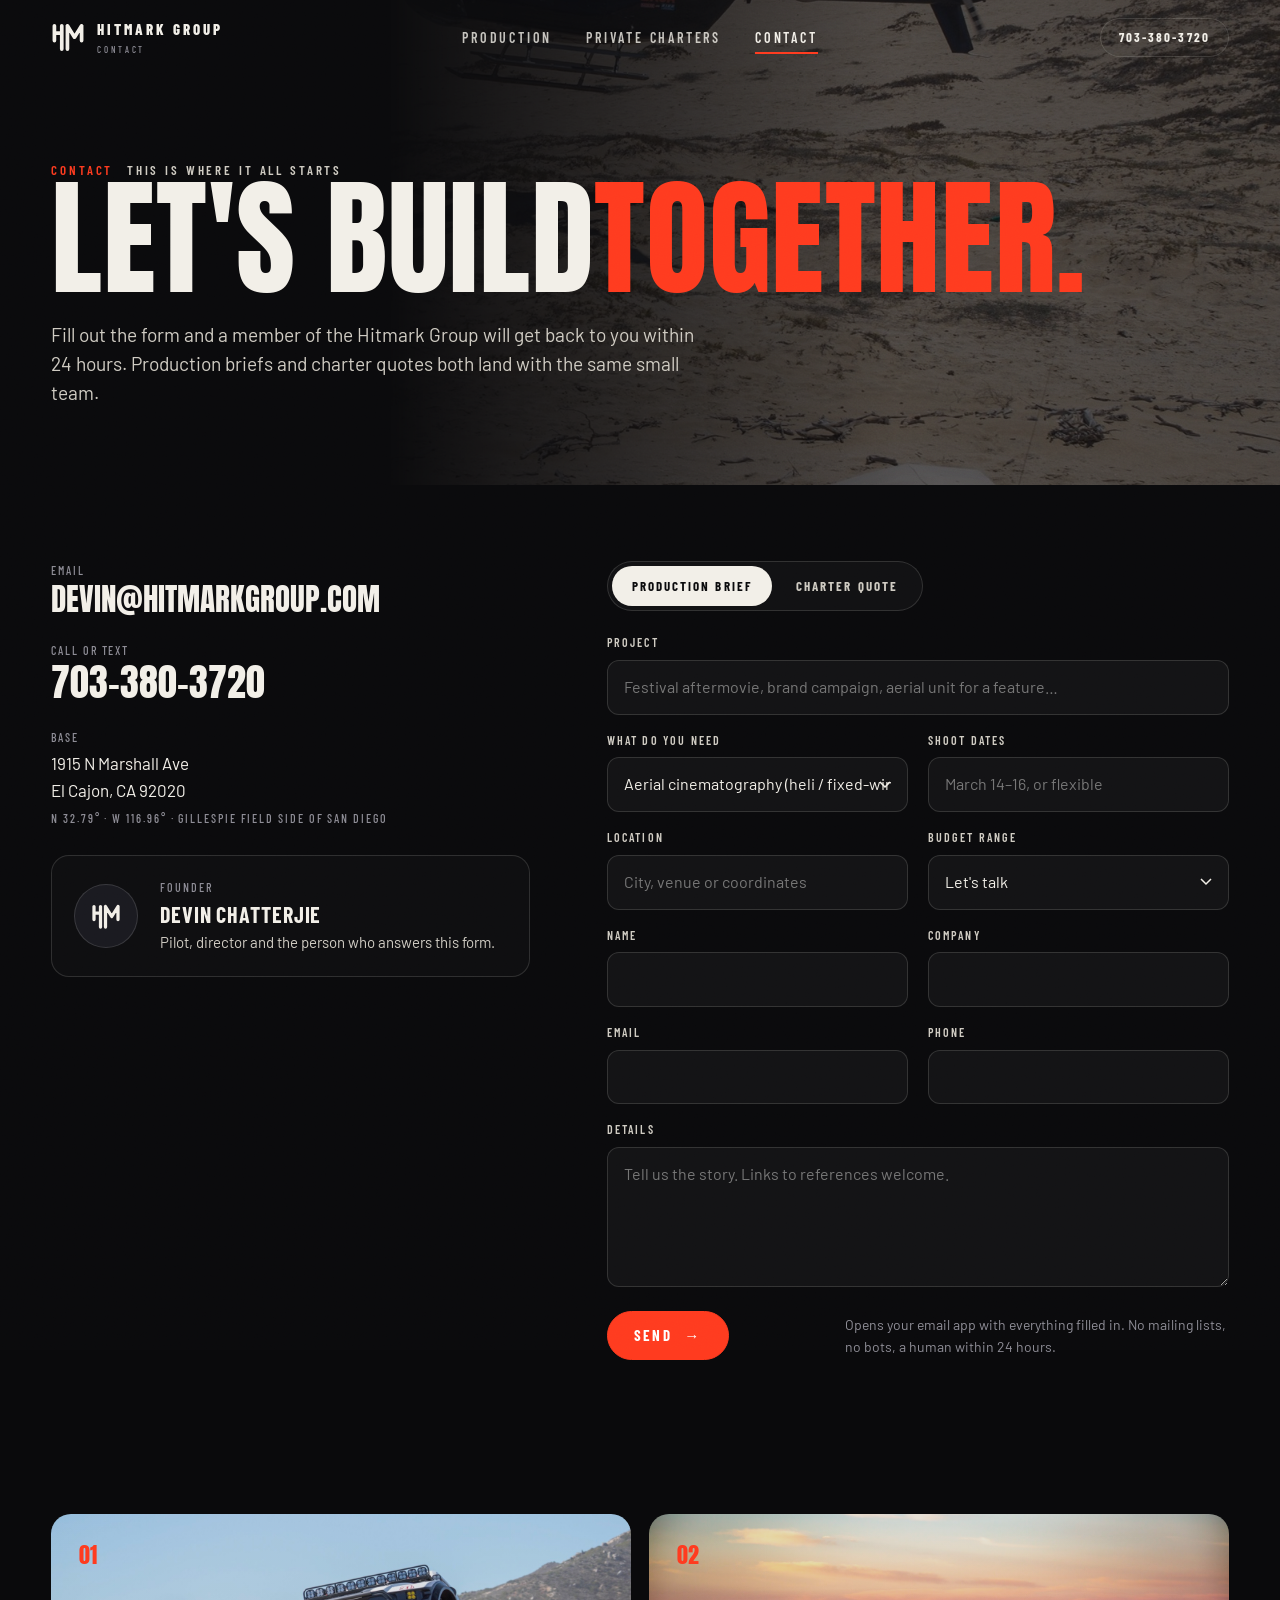
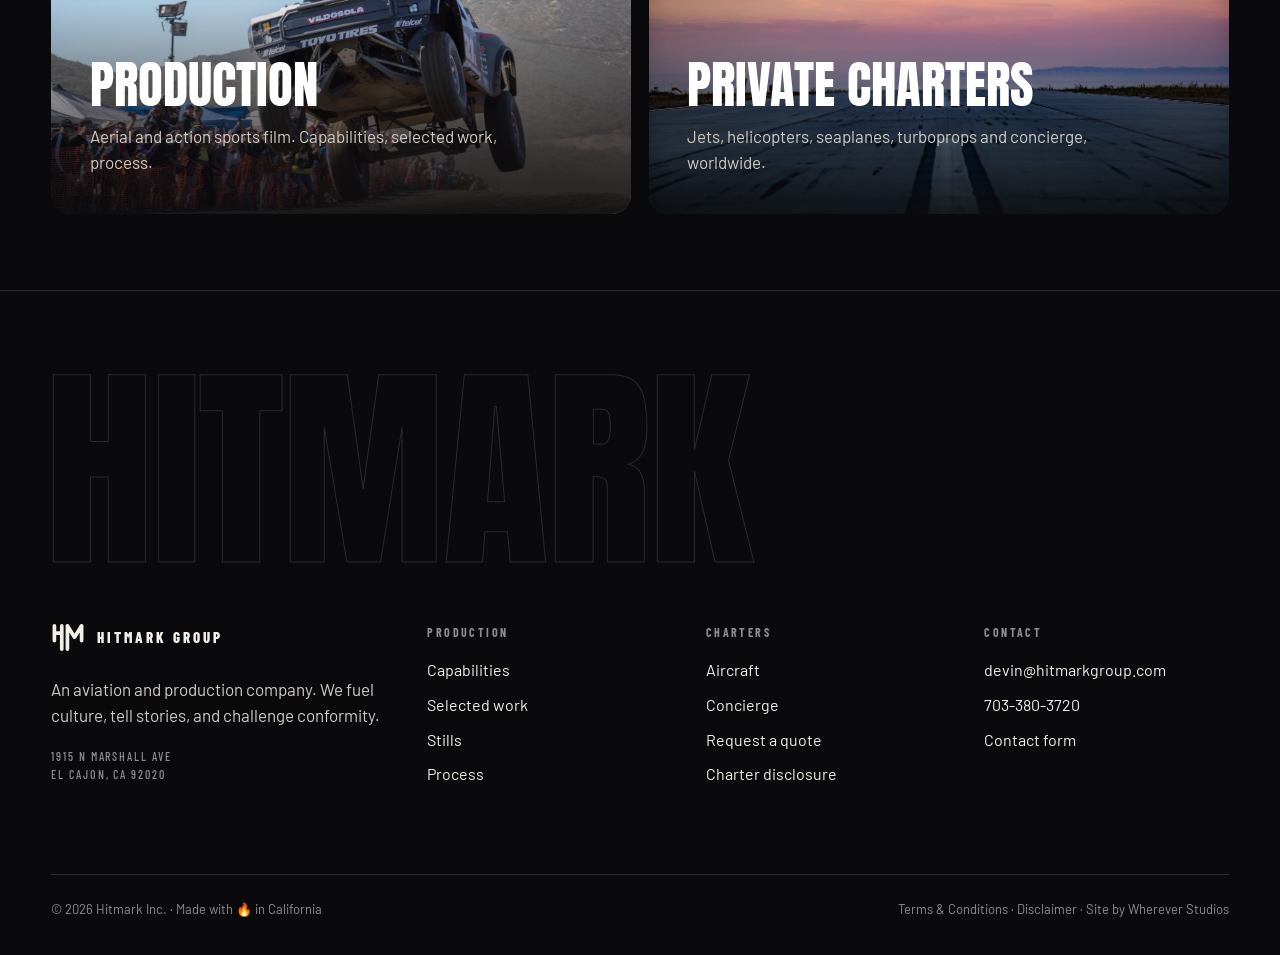
<file: contact.html>
<!doctype html>
<html lang="en">
<head>
<meta charset="utf-8">
<meta name="viewport" content="width=device-width,initial-scale=1">
<title>Contact — Hitmark Group</title>
<meta name="description" content="Brief Hitmark Group on a production or request a charter quote. A member of the team replies within 24 hours. San Diego, California, working worldwide.">
<link rel="canonical" href="https://whereverstudios.github.io/hitmark-group/contact.html">
<meta property="og:title" content="Contact — Hitmark Group">
<meta property="og:description" content="This is where it all starts. Production briefs and charter quotes, answered within 24 hours.">
<meta property="og:image" content="https://whereverstudios.github.io/hitmark-group/media/ch-heli-beach.jpg">
<meta name="theme-color" content="#0a0a0c">
<link rel="icon" href="assets/favicon.svg" type="image/svg+xml">
<link rel="preconnect" href="https://fonts.googleapis.com">
<link rel="preconnect" href="https://fonts.gstatic.com" crossorigin>
<link href="https://fonts.googleapis.com/css2?family=Anton&family=Barlow+Condensed:ital,wght@0,500;0,600;0,700;0,800;1,600;1,700&family=Barlow:wght@400;500;600&display=swap" rel="stylesheet">
<link rel="stylesheet" href="assets/styles.css">
<style>
  .contact-hero{padding:160px 0 clamp(48px,6vw,90px);position:relative;overflow:hidden}
  .contact-hero h1{font-size:clamp(56px,10vw,170px)}
  .contact-hero .bgimg{position:absolute;inset:0;z-index:-1;opacity:.35;mask-image:linear-gradient(90deg,transparent 30%,#000 70%);-webkit-mask-image:linear-gradient(90deg,transparent 30%,#000 70%)}
  .contact-hero .bgimg img{width:100%;height:100%;object-fit:cover}
  .founder{display:grid;grid-template-columns:auto 1fr;gap:22px;align-items:center;border:1px solid var(--line);border-radius:18px;padding:22px;background:rgba(255,255,255,.02)}
  .founder .mono-mark{width:64px;height:64px;border-radius:50%;background:var(--ink-3);display:grid;place-items:center;border:1px solid var(--line)}
  .founder .mono-mark svg{width:30px}
  @media (max-width:640px){.contact-hero{padding-top:130px}}
</style>
</head>
<body>

<nav class="nav" aria-label="Primary">
  <a class="brand" href="index.html" aria-label="Hitmark Group home">
    <svg viewBox="0 0 120 100" fill="none" stroke="currentColor" stroke-width="13" stroke-linecap="round" stroke-linejoin="round" aria-hidden="true"><path d="M12 10v52M12 36h26M38 10v82M58 10v82M58 10l25 40 25-40M108 10v52"/></svg>
    <span class="word">Hitmark Group<small>Contact</small></span>
  </a>
  <div class="nav-links">
    <a href="production.html">Production</a>
    <a href="charters.html">Private Charters</a>
    <a href="contact.html" aria-current="page">Contact</a>
  </div>
  <div class="nav-cta">
    <a class="btn ghost sm" href="tel:+17033803720">703-380-3720</a>
    <button class="burger" aria-label="Menu" aria-expanded="false"><span></span></button>
  </div>
</nav>
<div class="mobile-menu">
  <a class="big" href="index.html">Home</a>
  <a class="big" href="production.html">Production</a>
  <a class="big" href="charters.html">Charters</a>
  <a class="big" href="contact.html">Contact</a>
  <div class="meta mono"><span>devin@hitmarkgroup.com</span><span>703-380-3720</span><span>El Cajon · San Diego, CA</span></div>
</div>

<main>
  <header class="contact-hero">
    <div class="bgimg" aria-hidden="true"><img src="media/ch-heli-beach.jpg" alt=""></div>
    <div class="wrap">
      <p class="eyebrow rv in"><span class="n">Contact</span> This is where it all starts</p>
      <h1 class="display"><span class="line"><span>Let's build</span></span><span class="line"><span><span class="flare-text">together.</span></span></span></h1>
      <p class="lede rv in" style="margin-top:26px">Fill out the form and a member of the Hitmark Group will get back to you within 24 hours. Production briefs and charter quotes both land with the same small team.</p>
    </div>
  </header>

  <section class="section tight">
    <div class="wrap">
      <div class="contact-grid">
        <div class="contact-card rv">
          <div class="row"><span class="mono">Email</span><p class="big" style="font-size:clamp(22px,2.4vw,34px)"><a href="mailto:devin@hitmarkgroup.com">devin@hitmarkgroup.com</a></p></div>
          <div class="row"><span class="mono">Call or text</span><p class="big"><a href="tel:+17033803720">703-380-3720</a></p></div>
          <div class="row"><span class="mono">Base</span><p>1915 N Marshall Ave<br>El Cajon, CA 92020<br><span class="mono">N 32.79° · W 116.96° · Gillespie Field side of San Diego</span></p></div>
          <div class="founder">
            <div class="mono-mark" aria-hidden="true"><svg viewBox="0 0 120 100" fill="none" stroke="currentColor" stroke-width="13" stroke-linecap="round" stroke-linejoin="round"><path d="M12 10v52M12 36h26M38 10v82M58 10v82M58 10l25 40 25-40M108 10v52"/></svg></div>
            <div><p class="mono">Founder</p><p style="font-family:var(--cond);font-weight:700;font-size:22px;text-transform:uppercase;letter-spacing:.04em">Devin Chatterjie</p><p style="color:var(--bone-2);font-size:15px">Pilot, director and the person who answers this form.</p></div>
          </div>
        </div>

        <div>
          <div class="seg rv" role="group" aria-label="What is this about?">
            <button type="button" data-mode="production" aria-pressed="true">Production brief</button>
            <button type="button" data-mode="charter" aria-pressed="false">Charter quote</button>
          </div>
          <form class="form rv d1" data-mail="devin@hitmarkgroup.com" data-mode-default="production" novalidate style="margin-top:22px">
            <!-- production fields -->
            <div class="field full" data-mode="production"><label for="p-project">Project</label><input id="p-project" name="project" placeholder="Festival aftermovie, brand campaign, aerial unit for a feature…"></div>
            <div class="field" data-mode="production"><label for="p-type">What do you need</label><select id="p-type" name="type"><option>Aerial cinematography (heli / fixed-wing)</option><option>Drone operations</option><option>Festival or event film</option><option>Brand or campaign film</option><option>Stills</option><option>Live / broadcast</option><option>Not sure yet</option></select></div>
            <div class="field" data-mode="production"><label for="p-when">Shoot dates</label><input id="p-when" name="dates" placeholder="March 14–16, or flexible"></div>
            <div class="field" data-mode="production"><label for="p-where">Location</label><input id="p-where" name="location" placeholder="City, venue or coordinates"></div>
            <div class="field" data-mode="production"><label for="p-budget">Budget range</label><select id="p-budget" name="budget"><option>Let's talk</option><option>Under $10k</option><option>$10k – $25k</option><option>$25k – $75k</option><option>$75k+</option></select></div>
            <!-- charter fields -->
            <div class="field" data-mode="charter"><label for="c-from">From</label><input id="c-from" name="from" placeholder="San Diego (SAN / MYF)"></div>
            <div class="field" data-mode="charter"><label for="c-to">To</label><input id="c-to" name="to" placeholder="Aspen"></div>
            <div class="field" data-mode="charter"><label for="c-date">Departure</label><input id="c-date" name="date" type="date"></div>
            <div class="field" data-mode="charter"><label for="c-return">Return</label><input id="c-return" name="return" type="date"></div>
            <div class="field" data-mode="charter"><label for="c-pax">Passengers</label><input id="c-pax" name="passengers" type="number" min="1" max="19" placeholder="4"></div>
            <div class="field" data-mode="charter"><label for="c-craft">Aircraft preference</label><select id="c-craft" name="aircraft"><option>No preference, advise me</option><option>Private jet</option><option>Helicopter</option><option>Seaplane</option><option>Turboprop / regional</option><option>Empty leg alerts</option></select></div>
            <!-- shared -->
            <div class="field"><label for="f-name">Name</label><input id="f-name" name="name" autocomplete="name" required></div>
            <div class="field"><label for="f-company">Company</label><input id="f-company" name="company" autocomplete="organization"></div>
            <div class="field"><label for="f-email">Email</label><input id="f-email" name="email" type="email" autocomplete="email" required></div>
            <div class="field"><label for="f-phone">Phone</label><input id="f-phone" name="phone" type="tel" autocomplete="tel"></div>
            <div class="field full"><label for="f-notes">Details</label><textarea id="f-notes" name="notes" placeholder="Tell us the story. Links to references welcome."></textarea></div>
            <div class="actions">
              <button class="btn flare" type="submit">Send <span class="arr">→</span></button>
              <p class="note">Opens your email app with everything filled in. No mailing lists, no bots, a human within 24 hours.</p>
            </div>
            <p class="sent mono" hidden style="grid-column:1/-1;color:var(--flare)">If your mail app did not open, email devin@hitmarkgroup.com directly.</p>
          </form>
        </div>
      </div>
    </div>
  </section>

  <section class="section tight">
    <div class="wrap">
      <div class="caps">
        <a class="cap rv" href="production.html" style="min-height:300px">
          <img src="media/ev-truck.jpg" alt="" loading="lazy"><span class="idx">01</span>
          <h3>Production</h3><p>Aerial and action sports film. Capabilities, selected work, process.</p>
        </a>
        <a class="cap rv d1" href="charters.html" style="min-height:300px">
          <img src="media/landing-charter.jpg" alt="" loading="lazy"><span class="idx">02</span>
          <h3>Private Charters</h3><p>Jets, helicopters, seaplanes, turboprops and concierge, worldwide.</p>
        </a>
      </div>
    </div>
  </section>
</main>

<footer class="footer">
  <div class="wrap">
    <p class="wordmark" aria-hidden="true">Hitmark</p>
    <div class="cols">
      <div>
        <a class="brand" href="index.html" aria-label="Hitmark Group home"><svg viewBox="0 0 120 100" fill="none" stroke="currentColor" stroke-width="13" stroke-linecap="round" stroke-linejoin="round" aria-hidden="true"><path d="M12 10v52M12 36h26M38 10v82M58 10v82M58 10l25 40 25-40M108 10v52"/></svg><span class="word">Hitmark Group</span></a>
        <p class="tag" style="margin-top:18px">An aviation and production company. We fuel culture, tell stories, and challenge conformity.</p>
        <p class="mono" style="margin-top:18px">1915 N Marshall Ave<br>El Cajon, CA 92020</p>
      </div>
      <div><h4>Production</h4><ul><li><a href="production.html#capabilities">Capabilities</a></li><li><a href="production.html#work">Selected work</a></li><li><a href="production.html#stills">Stills</a></li><li><a href="production.html#process">Process</a></li></ul></div>
      <div><h4>Charters</h4><ul><li><a href="charters.html#fleet">Aircraft</a></li><li><a href="charters.html#concierge">Concierge</a></li><li><a href="charters.html#quote">Request a quote</a></li><li><a href="charters.html#disclosure">Charter disclosure</a></li></ul></div>
      <div><h4>Contact</h4><ul><li><a href="mailto:devin@hitmarkgroup.com">devin@hitmarkgroup.com</a></li><li><a href="tel:+17033803720">703-380-3720</a></li><li><a href="contact.html">Contact form</a></li></ul></div>
    </div>
    <div class="base">
      <span>© <span data-year>2026</span> Hitmark Inc. · Made with 🔥 in California</span>
      <span><a href="https://www.hitmarkgroup.com/terms-conditions">Terms &amp; Conditions</a> · <a href="https://www.hitmarkgroup.com/disclaimer">Disclaimer</a> · Site by <a href="https://whereverstudios.com">Wherever Studios</a></span>
    </div>
  </div>
</footer>

<script src="assets/site.js" defer></script>
</body>
</html>
</file>
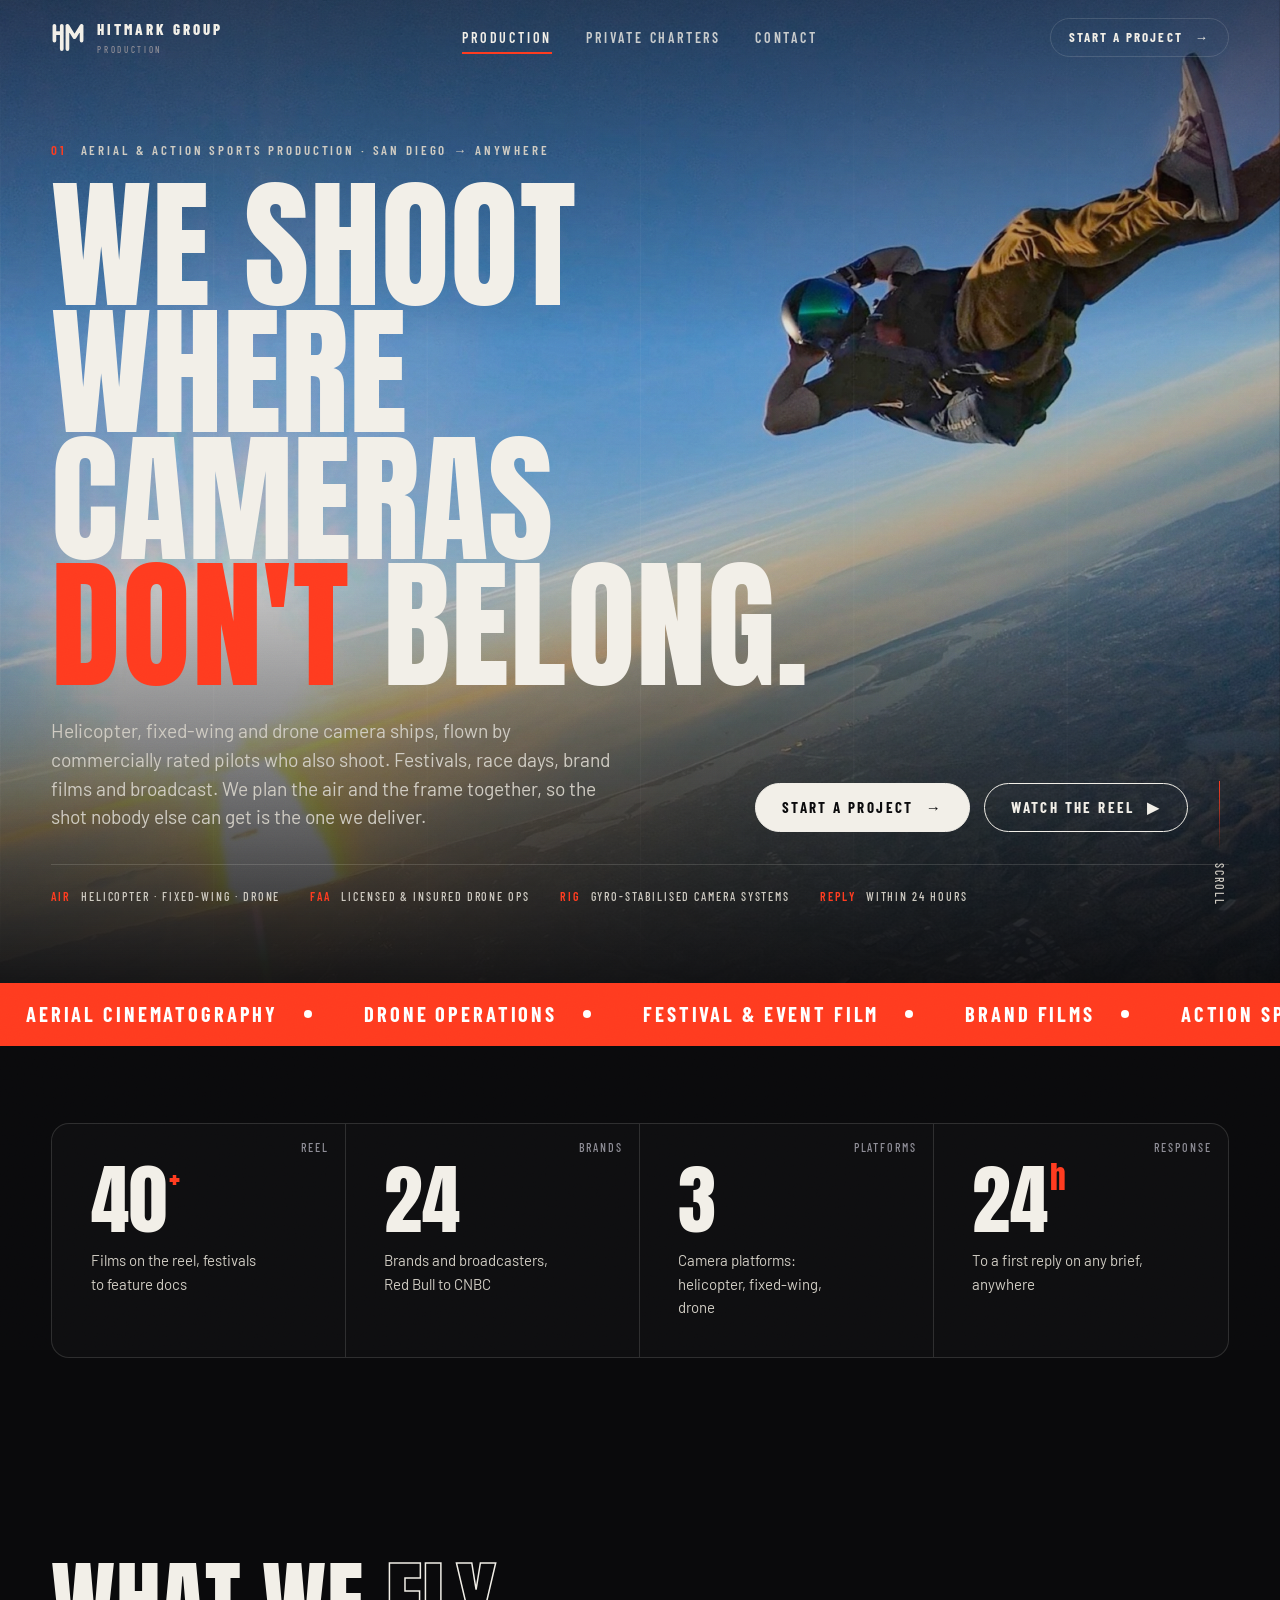
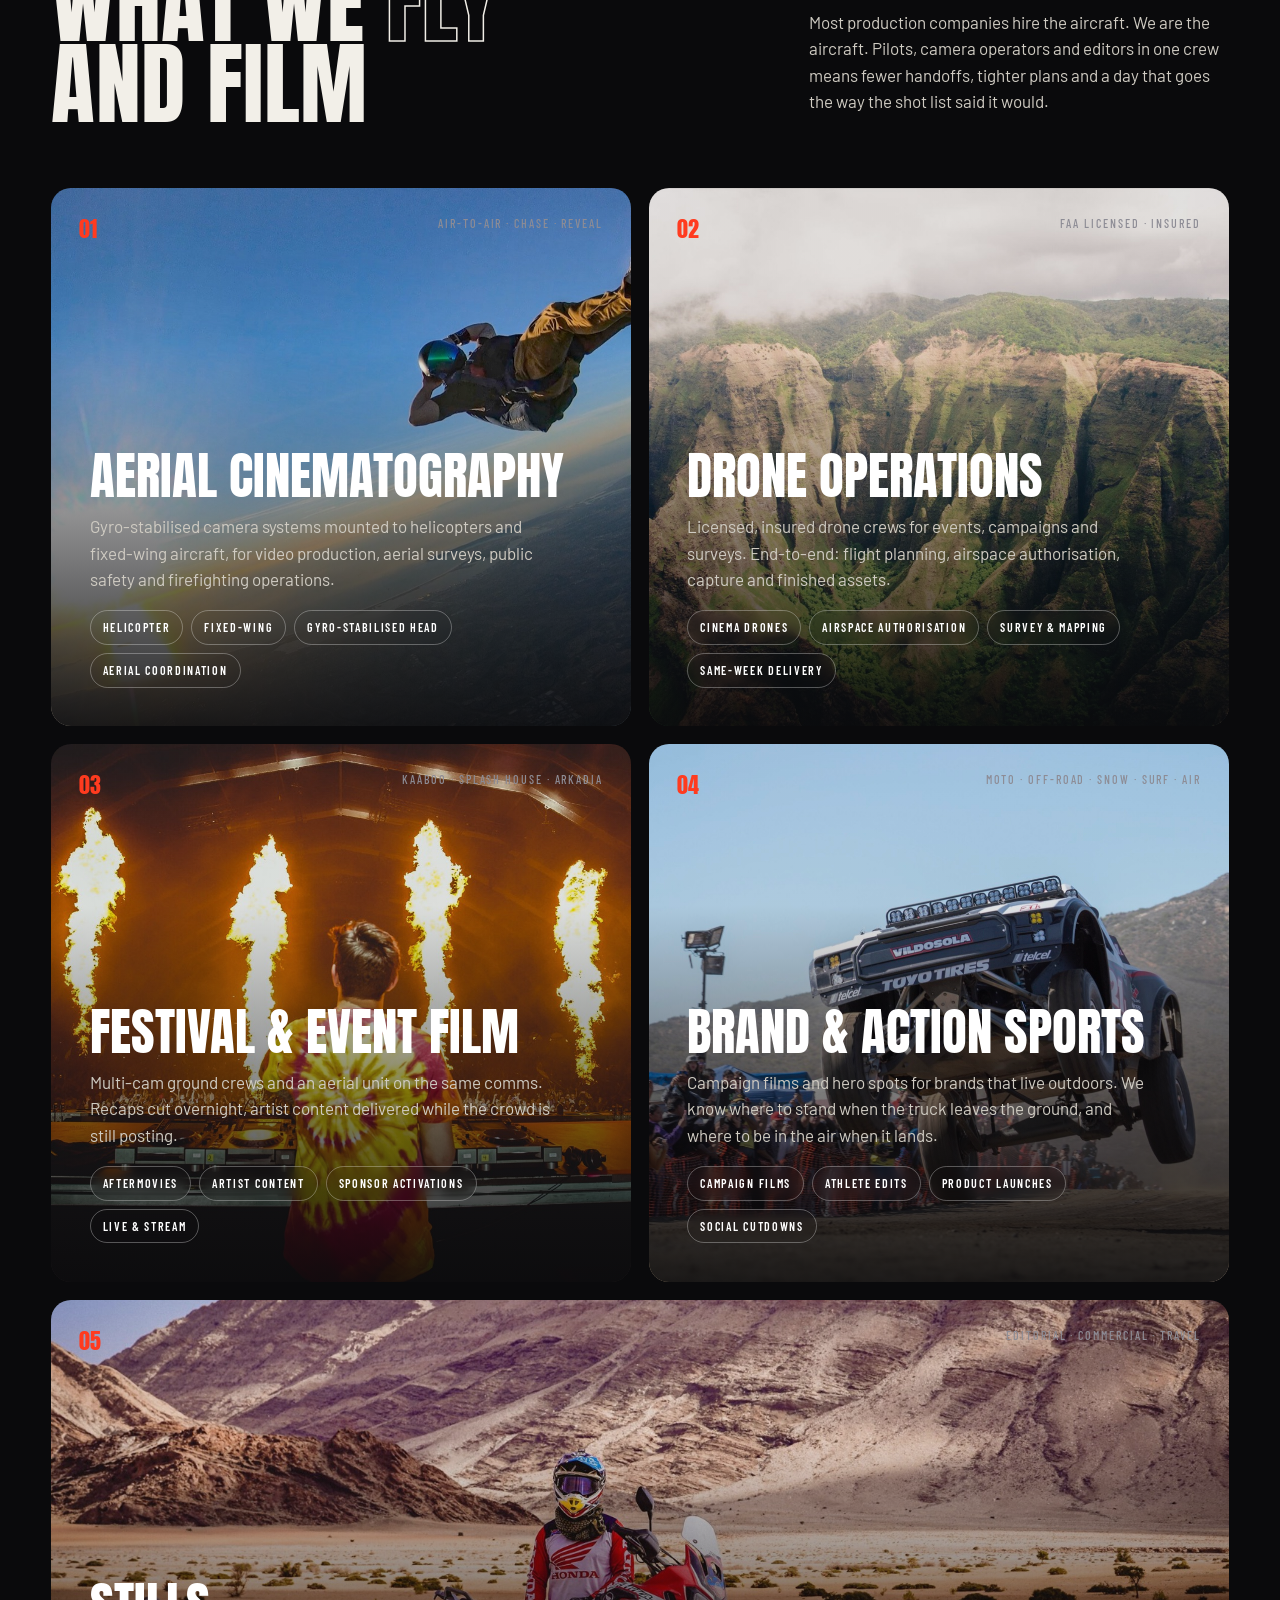
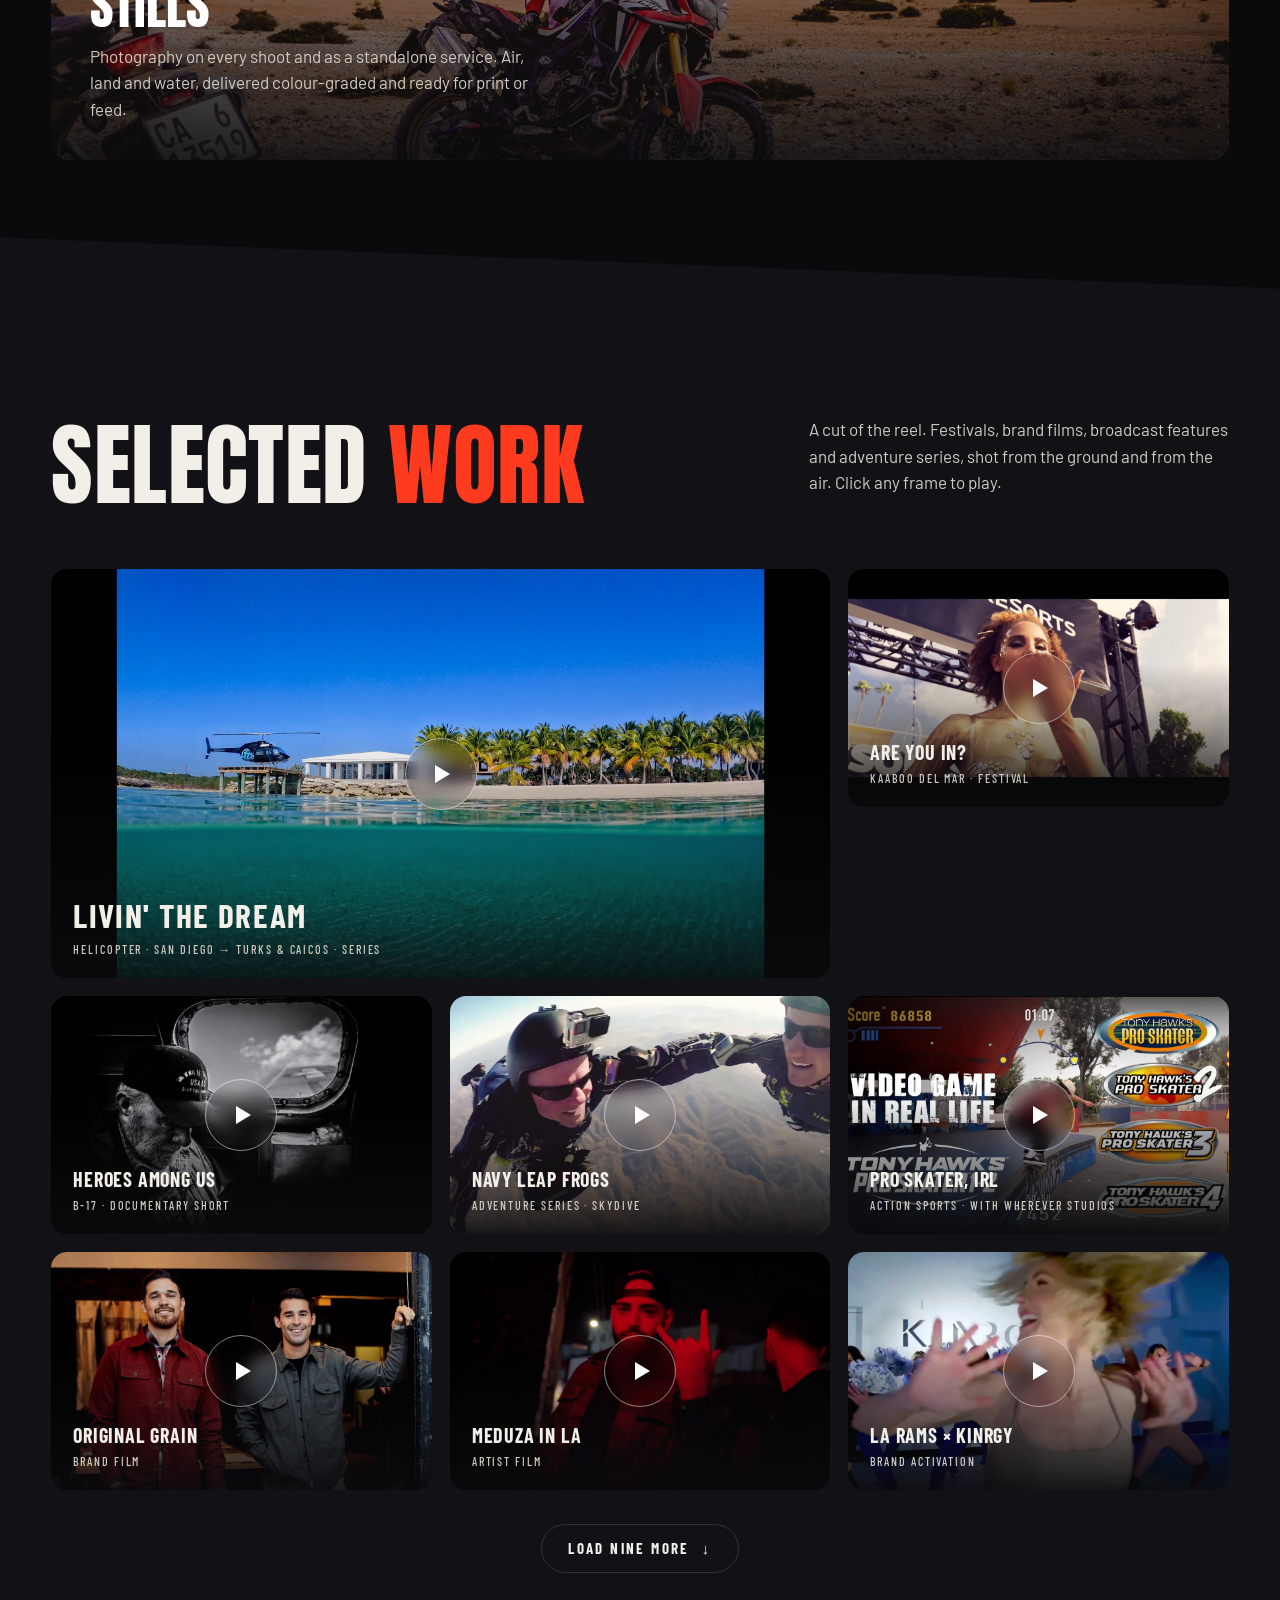
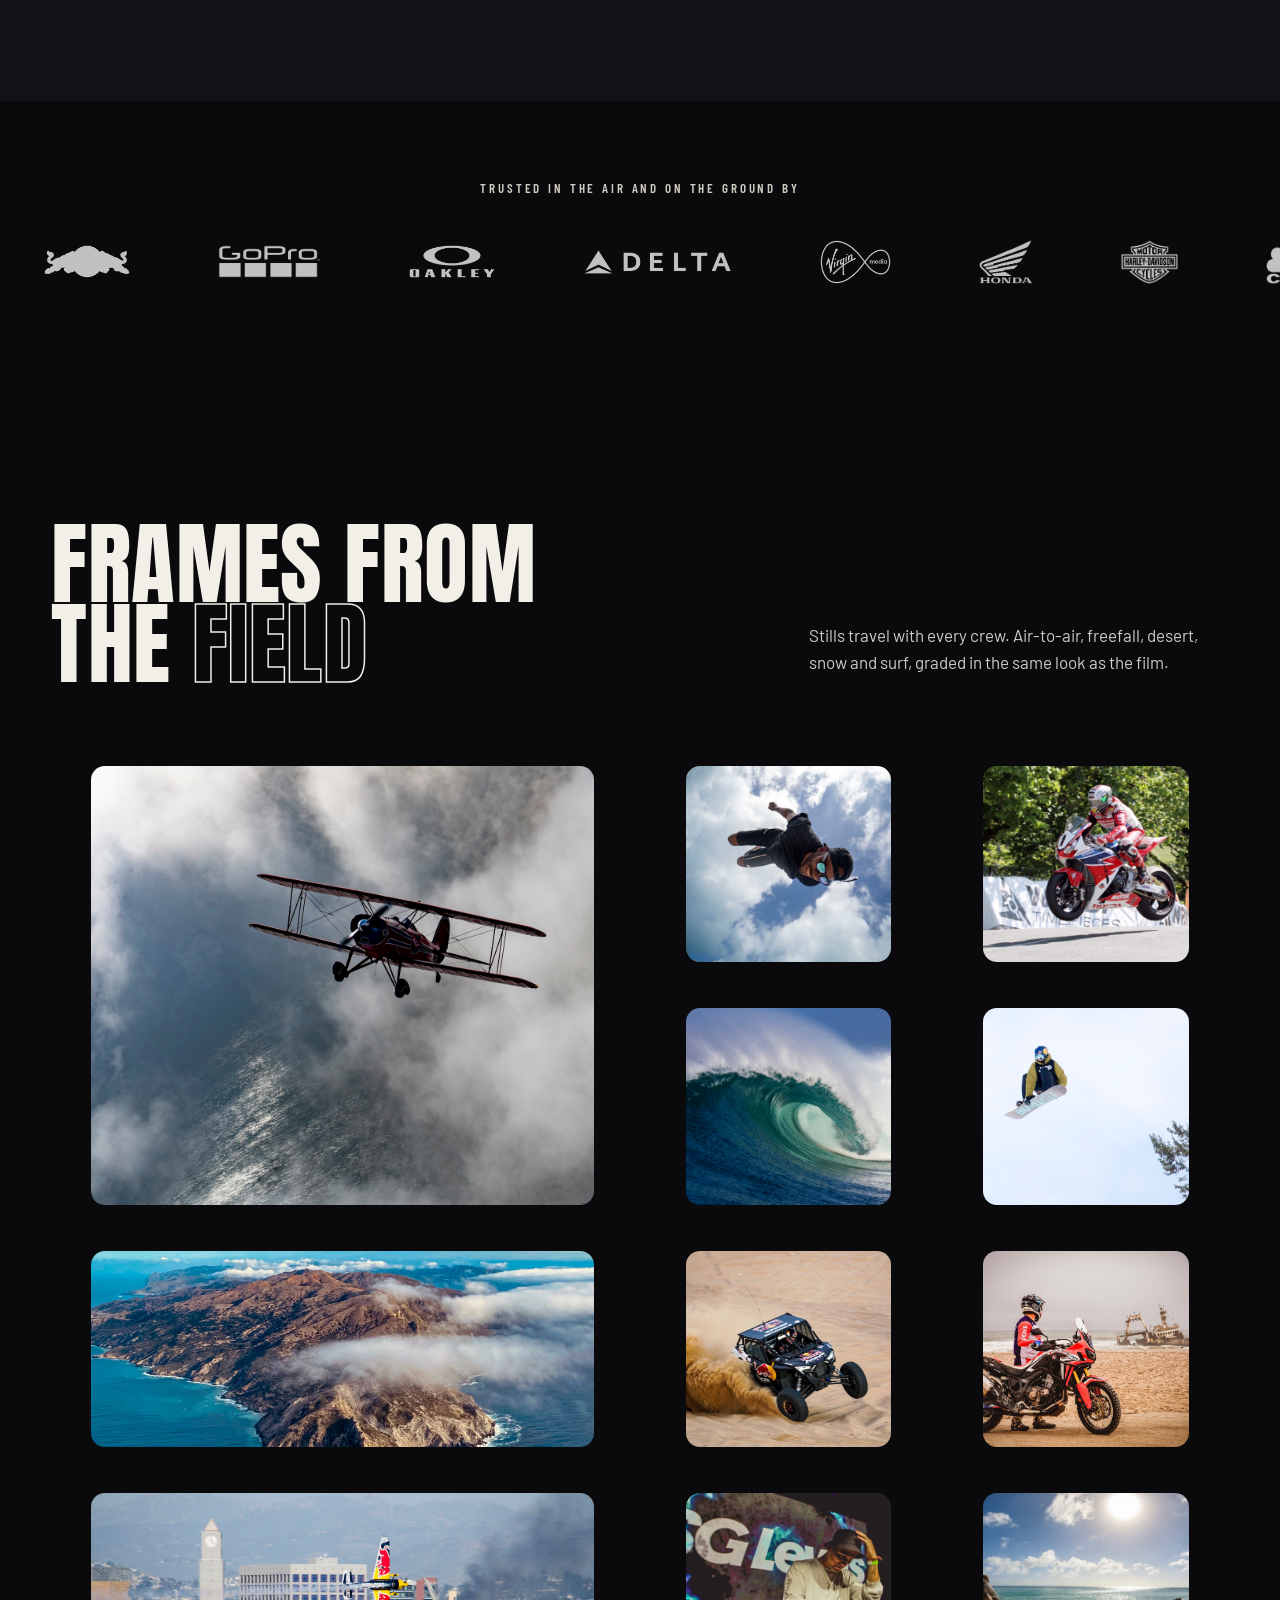
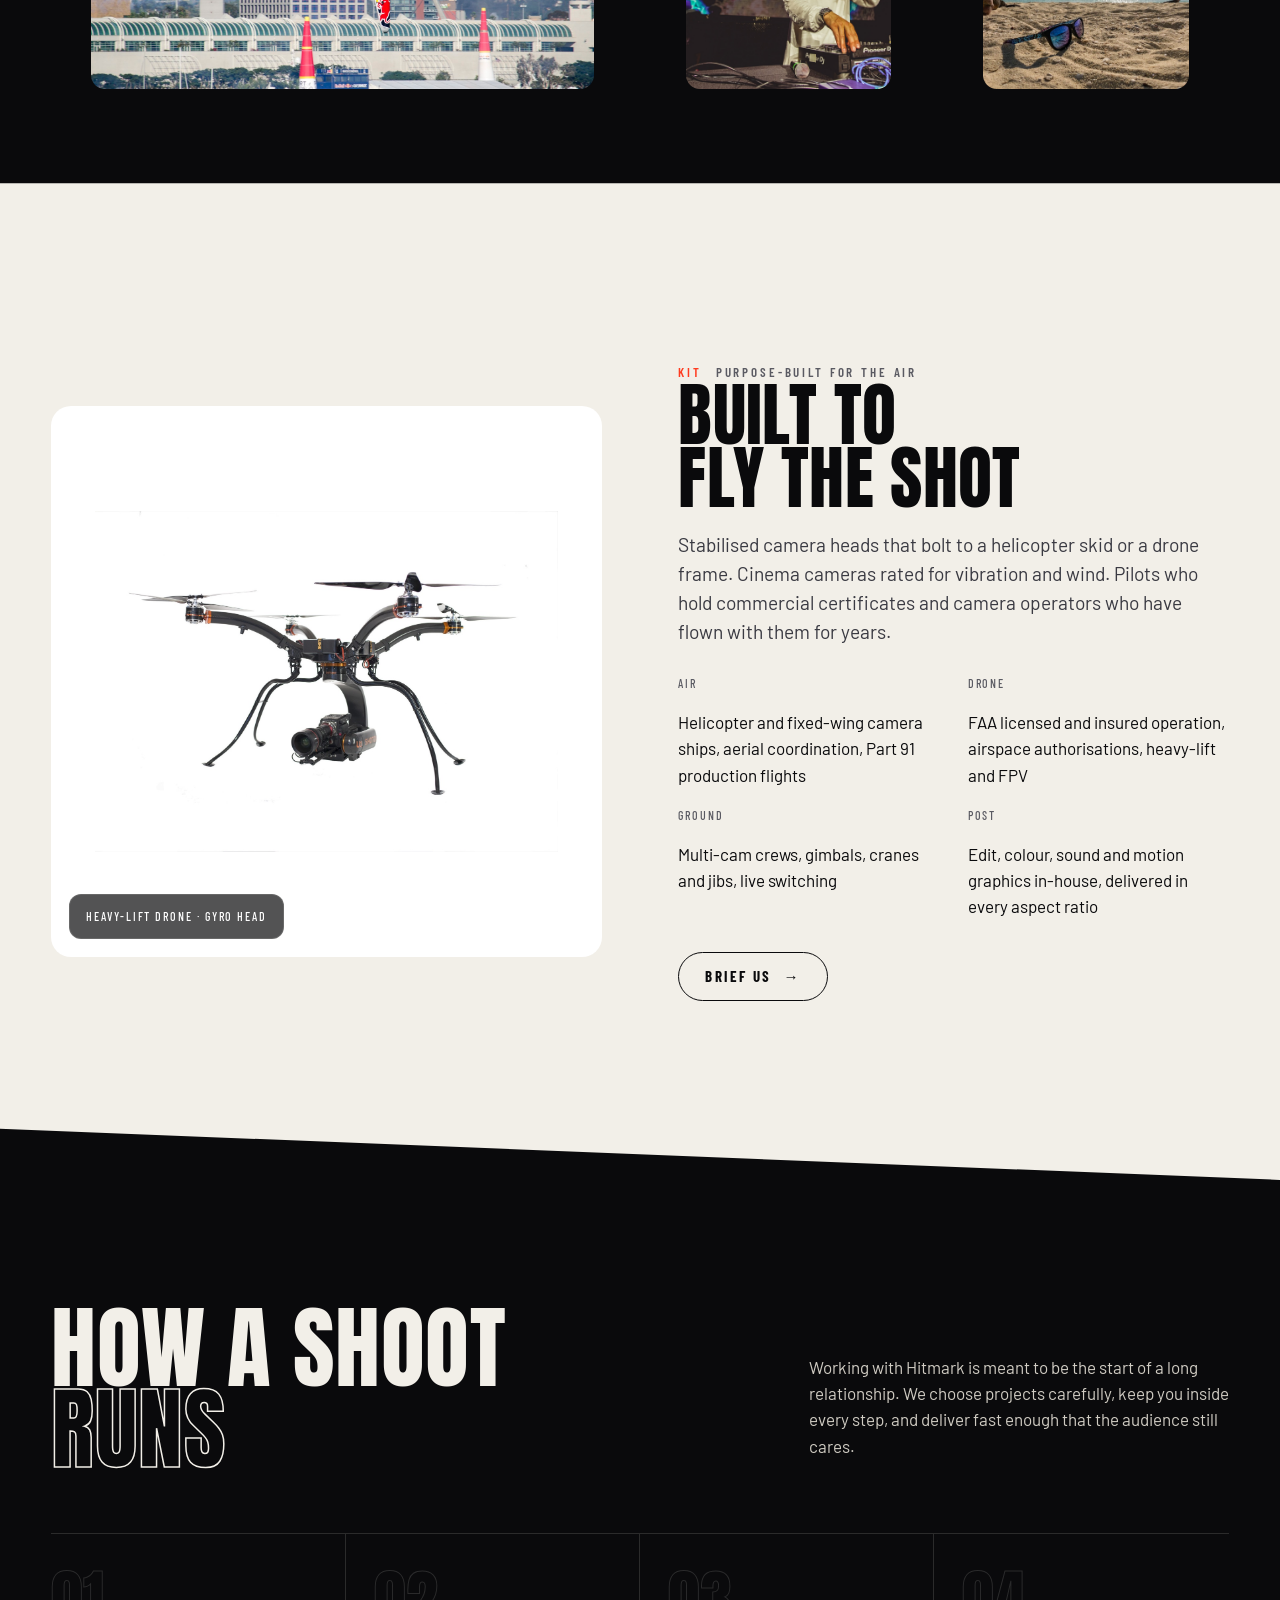
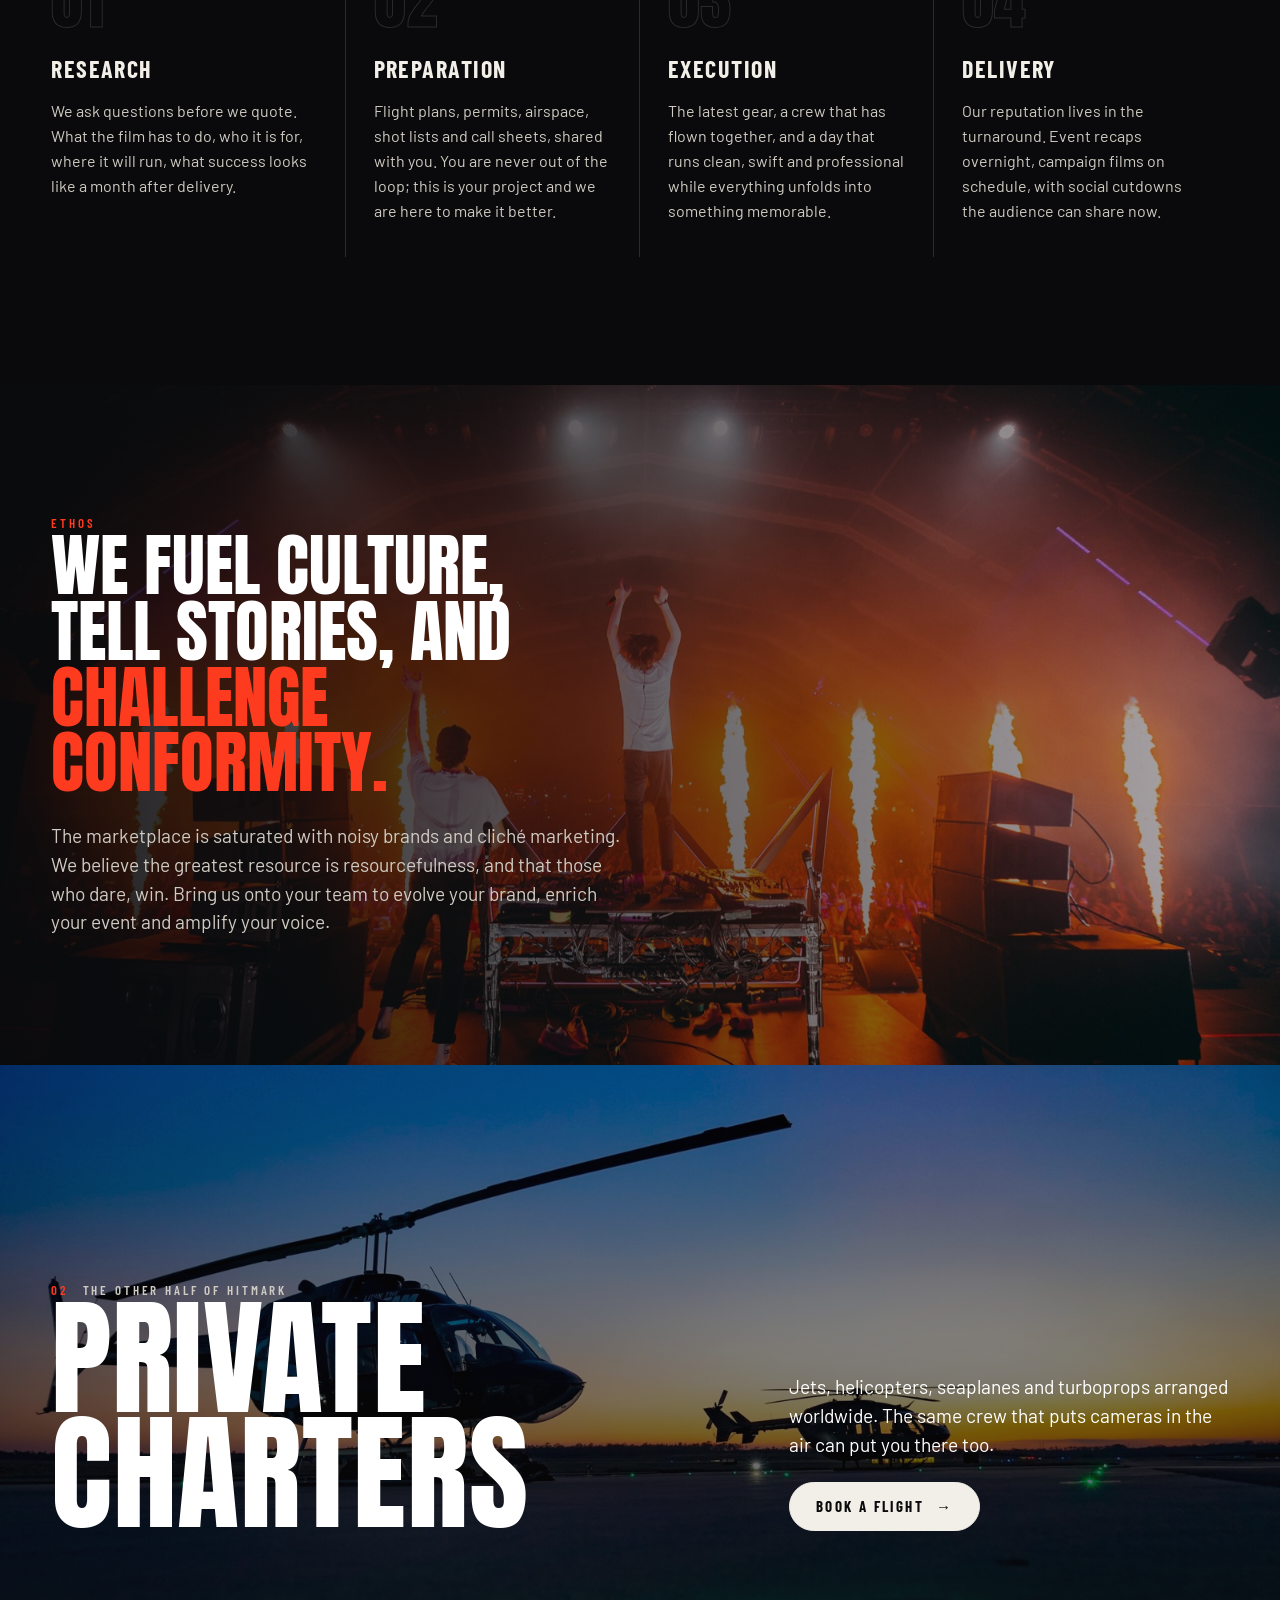
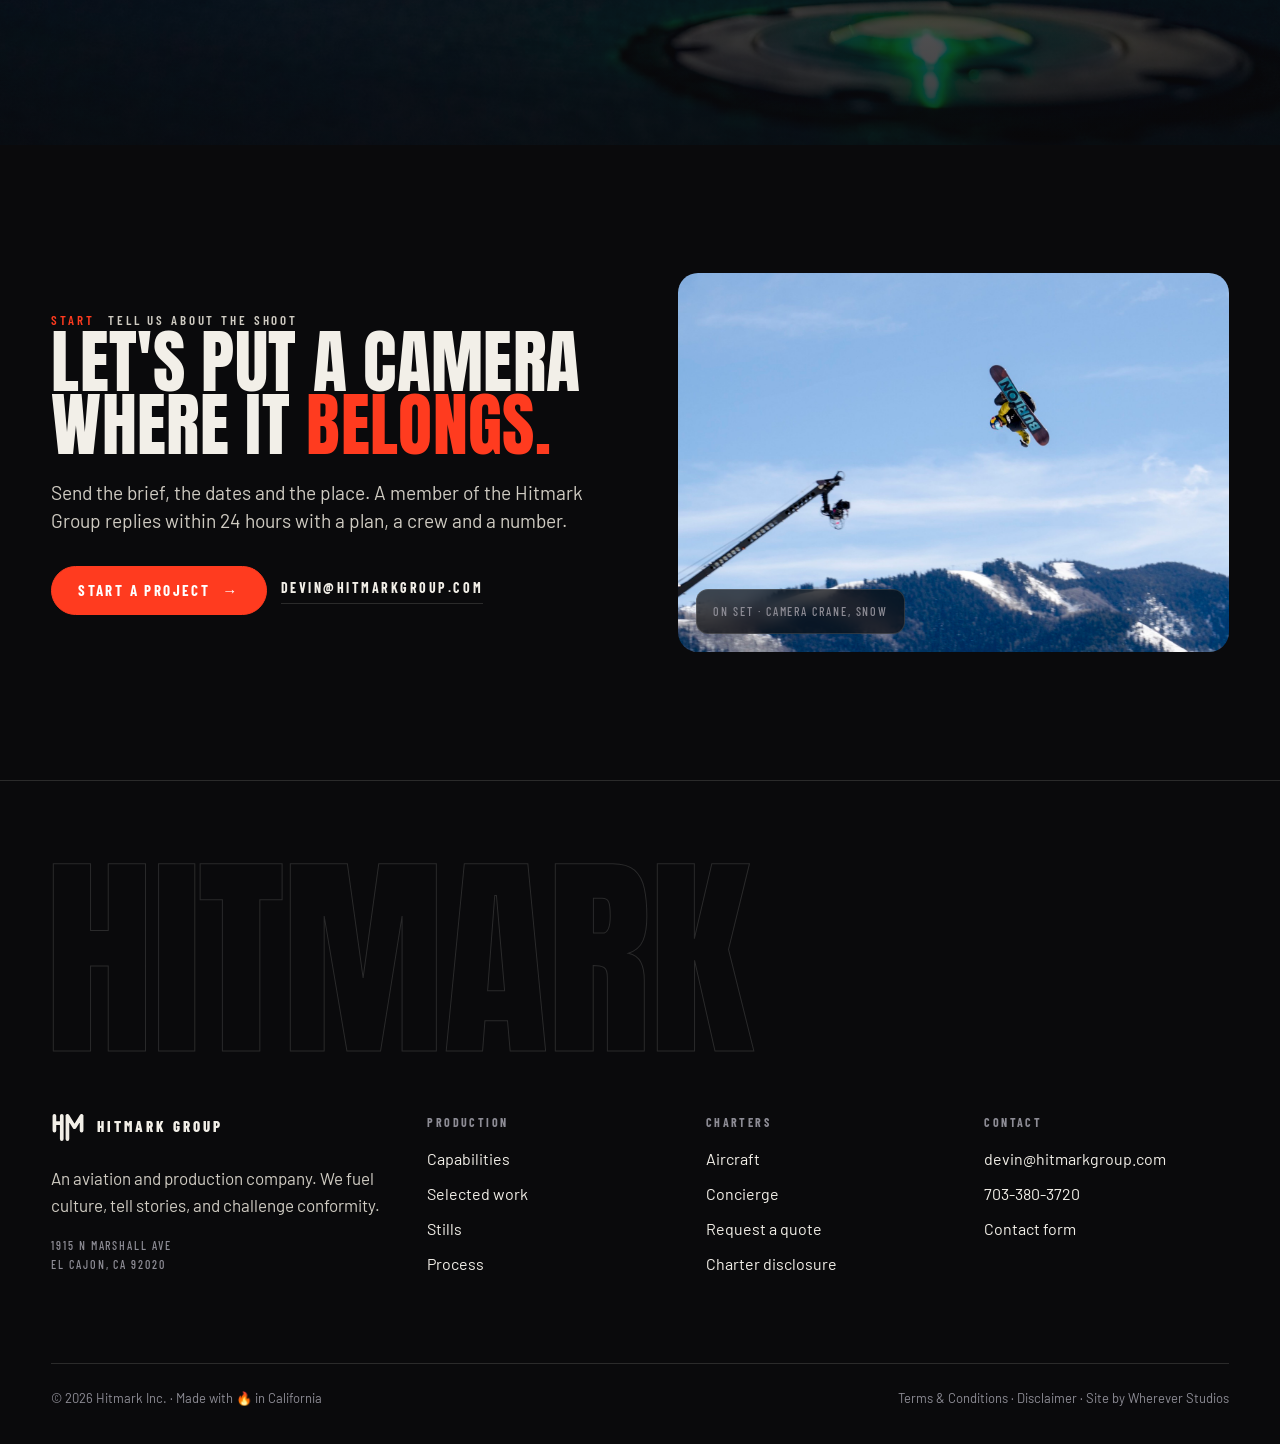
<file: production.html>
<!doctype html>
<html lang="en">
<head>
<meta charset="utf-8">
<meta name="viewport" content="width=device-width,initial-scale=1">
<title>Aerial & Action Sports Film Production — Hitmark Group, San Diego</title>
<meta name="description" content="Helicopter, fixed-wing and drone cinematography, festival and event film, brand films and stills. Hitmark Group plans the air and the frame together, from San Diego to anywhere.">
<link rel="canonical" href="https://whereverstudios.github.io/hitmark-group/production.html">
<meta property="og:type" content="website">
<meta property="og:title" content="Production — Hitmark Group">
<meta property="og:description" content="Aerial and action sports film for brands, festivals and broadcasters. Cameras in the air, flown and shot by one crew.">
<meta property="og:image" content="https://whereverstudios.github.io/hitmark-group/media/prod-hero-wide.jpg">
<meta name="theme-color" content="#0a0a0c">
<link rel="icon" href="assets/favicon.svg" type="image/svg+xml">
<link rel="preload" as="image" href="media/prod-hero-wide.jpg">
<link rel="preconnect" href="https://fonts.googleapis.com">
<link rel="preconnect" href="https://fonts.gstatic.com" crossorigin>
<link href="https://fonts.googleapis.com/css2?family=Anton&family=Barlow+Condensed:ital,wght@0,500;0,600;0,700;0,800;1,600;1,700&family=Barlow:wght@400;500;600&display=swap" rel="stylesheet">
<link rel="stylesheet" href="assets/styles.css">
<script type="application/ld+json">
{"@context":"https://schema.org","@type":"Service","serviceType":"Aerial cinematography and video production","provider":{"@type":"Organization","name":"Hitmark Group","url":"https://www.hitmarkgroup.com/"},"areaServed":"Worldwide","hasOfferCatalog":{"@type":"OfferCatalog","name":"Production services","itemListElement":[{"@type":"Offer","itemOffered":{"@type":"Service","name":"Aerial cinematography (helicopter and fixed-wing)"}},{"@type":"Offer","itemOffered":{"@type":"Service","name":"FAA-licensed drone video production"}},{"@type":"Offer","itemOffered":{"@type":"Service","name":"Event and festival film"}},{"@type":"Offer","itemOffered":{"@type":"Service","name":"Brand films and photography"}}]}}
</script>
</head>
<body>

<nav class="nav" aria-label="Primary">
  <a class="brand" href="index.html" aria-label="Hitmark Group home">
    <svg viewBox="0 0 120 100" fill="none" stroke="currentColor" stroke-width="13" stroke-linecap="round" stroke-linejoin="round" aria-hidden="true"><path d="M12 10v52M12 36h26M38 10v82M58 10v82M58 10l25 40 25-40M108 10v52"/></svg>
    <span class="word">Hitmark Group<small>Production</small></span>
  </a>
  <div class="nav-links">
    <a href="production.html" aria-current="page">Production</a>
    <a href="charters.html">Private Charters</a>
    <a href="contact.html">Contact</a>
  </div>
  <div class="nav-cta">
    <a class="btn ghost sm" href="contact.html?mode=production">Start a project <span class="arr">→</span></a>
    <button class="burger" aria-label="Menu" aria-expanded="false"><span></span></button>
  </div>
</nav>
<div class="mobile-menu">
  <a class="big" href="index.html">Home</a>
  <a class="big" href="production.html">Production</a>
  <a class="big" href="charters.html">Charters</a>
  <a class="big" href="contact.html">Contact</a>
  <div class="meta mono"><span>devin@hitmarkgroup.com</span><span>703-380-3720</span><span>El Cajon · San Diego, CA</span></div>
</div>

<main>
  <!-- HERO -->
  <header class="hero">
    <div class="bg"><img src="media/prod-hero-wide.jpg" alt="Skydiver in freefall over a golden horizon" fetchpriority="high"></div>
    <div class="grid-lines" aria-hidden="true"></div>
    <div class="wrap">
      <p class="eyebrow"><span class="n">01</span> Aerial &amp; action sports production · San Diego → anywhere</p>
      <h1 class="display"><span class="line"><span>We shoot</span></span><span class="line"><span>where cameras</span></span><span class="line"><span><span class="flare-text">don't</span> belong.</span></span></h1>
      <div class="intro">
        <p class="lede rv in">Helicopter, fixed-wing and drone camera ships, flown by commercially rated pilots who also shoot. Festivals, race days, brand films and broadcast. We plan the air and the frame together, so the shot nobody else can get is the one we deliver.</p>
        <div class="btn-row rv in">
          <a class="btn solid" href="contact.html?mode=production">Start a project <span class="arr">→</span></a>
          <button class="btn" data-yt="1eetqQpVtwE" data-title="Livin' The Dream — helicopter trip, San Diego to Turks &amp; Caicos">Watch the reel <span class="arr">▶</span></button>
        </div>
      </div>
      <div class="meta-row">
        <span class="mono"><b>Air</b> Helicopter · Fixed-wing · Drone</span>
        <span class="mono"><b>FAA</b> Licensed &amp; insured drone ops</span>
        <span class="mono"><b>Rig</b> Gyro-stabilised camera systems</span>
        <span class="mono"><b>Reply</b> Within 24 hours</span>
      </div>
    </div>
    <div class="scroll-cue mono" aria-hidden="true"><i></i>Scroll</div>
  </header>

  <!-- MARQUEE -->
  <div class="marquee flare" aria-hidden="true">
    <div class="track"><span>Aerial cinematography</span><span>Drone operations</span><span>Festival &amp; event film</span><span>Brand films</span><span>Action sports</span><span>Broadcast &amp; live</span><span>Stills</span><span>Aerial survey</span></div>
  </div>

  <!-- STATS -->
  <section class="section tight">
    <div class="wrap">
      <div class="stats rv">
        <div><span class="mono tag">Reel</span><div class="num"><span data-count="40">0</span><sup>+</sup></div><p class="lbl">Films on the reel, festivals to feature docs</p></div>
        <div><span class="mono tag">Brands</span><div class="num"><span data-count="24">0</span></div><p class="lbl">Brands and broadcasters, Red Bull to CNBC</p></div>
        <div><span class="mono tag">Platforms</span><div class="num"><span data-count="3">0</span></div><p class="lbl">Camera platforms: helicopter, fixed-wing, drone</p></div>
        <div><span class="mono tag">Response</span><div class="num"><span data-count="24">0</span><sup>h</sup></div><p class="lbl">To a first reply on any brief, anywhere</p></div>
      </div>
    </div>
  </section>

  <!-- CAPABILITIES -->
  <section class="section" id="capabilities">
    <div class="wrap">
      <div class="sec-head">
        <h2 class="display rv">What we <span class="outline">fly</span><br>and film</h2>
        <p class="side rv d1">Most production companies hire the aircraft. We are the aircraft. Pilots, camera operators and editors in one crew means fewer handoffs, tighter plans and a day that goes the way the shot list said it would.</p>
      </div>
      <div class="caps">
        <article class="cap rv">
          <img src="media/st-skydive-sunset.jpg" alt="Skydiver photographed air-to-air at golden hour" loading="lazy">
          <span class="idx">01</span><span class="mono tagline">Air-to-air · Chase · Reveal</span>
          <h3>Aerial cinematography</h3>
          <p>Gyro-stabilised camera systems mounted to helicopters and fixed-wing aircraft, for video production, aerial surveys, public safety and firefighting operations.</p>
          <ul><li>Helicopter</li><li>Fixed-wing</li><li>Gyro-stabilised head</li><li>Aerial coordination</li></ul>
        </article>
        <article class="cap rv d1">
          <img src="media/st-canyon.jpg" alt="Drone view down a steep green canyon" loading="lazy">
          <span class="idx">02</span><span class="mono tagline">FAA licensed · Insured</span>
          <h3>Drone operations</h3>
          <p>Licensed, insured drone crews for events, campaigns and surveys. End-to-end: flight planning, airspace authorisation, capture and finished assets.</p>
          <ul><li>Cinema drones</li><li>Airspace authorisation</li><li>Survey &amp; mapping</li><li>Same-week delivery</li></ul>
        </article>
        <article class="cap rv">
          <img src="media/ev-flames.jpg" alt="Festival stage with pyrotechnics" loading="lazy">
          <span class="idx">03</span><span class="mono tagline">KAABOO · Splash House · Arkadia</span>
          <h3>Festival &amp; event film</h3>
          <p>Multi-cam ground crews and an aerial unit on the same comms. Recaps cut overnight, artist content delivered while the crowd is still posting.</p>
          <ul><li>Aftermovies</li><li>Artist content</li><li>Sponsor activations</li><li>Live &amp; stream</li></ul>
        </article>
        <article class="cap rv d1">
          <img src="media/ev-truck.jpg" alt="Trophy truck airborne in front of a crowd" loading="lazy">
          <span class="idx">04</span><span class="mono tagline">Moto · Off-road · Snow · Surf · Air</span>
          <h3>Brand &amp; action sports</h3>
          <p>Campaign films and hero spots for brands that live outdoors. We know where to stand when the truck leaves the ground, and where to be in the air when it lands.</p>
          <ul><li>Campaign films</li><li>Athlete edits</li><li>Product launches</li><li>Social cutdowns</li></ul>
        </article>
        <article class="cap wide rv">
          <img src="media/st-moto-desert.jpg" alt="Adventure motorcycles crossing a desert valley" loading="lazy">
          <span class="idx">05</span><span class="mono tagline">Editorial · Commercial · Travel</span>
          <h3>Stills</h3>
          <p>Photography on every shoot and as a standalone service. Air, land and water, delivered colour-graded and ready for print or feed.</p>
        </article>
      </div>
    </div>
  </section>

  <!-- REELS -->
  <section class="section bg-2 diag-top" id="work">
    <div class="wrap">
      <div class="sec-head">
        <h2 class="display rv">Selected <span class="flare-text">work</span></h2>
        <p class="side rv d1">A cut of the reel. Festivals, brand films, broadcast features and adventure series, shot from the ground and from the air. Click any frame to play.</p>
      </div>
      <div class="reels">
        <button class="reel feature rv" data-yt="1eetqQpVtwE" data-title="Livin' The Dream — Helicopter trip, San Diego to Turks &amp; Caicos"><img src="media/reels/1eetqQpVtwE.jpg" alt="" loading="lazy"><span class="play" aria-hidden="true"></span><span class="cap-text"><h3>Livin' The Dream</h3><p class="mono">Helicopter · San Diego → Turks &amp; Caicos · Series</p></span></button>
        <button class="reel rv d1" data-yt="oOtE1NnkK2U" data-title="Are You In? — KAABOO Del Mar"><img src="media/reels/oOtE1NnkK2U.jpg" alt="" loading="lazy"><span class="play" aria-hidden="true"></span><span class="cap-text"><h3>Are You In?</h3><p class="mono">KAABOO Del Mar · Festival</p></span></button>
        <button class="reel rv" data-yt="rzRjg0Qfv38" data-title="There Are Heroes Among Us — a WWII veteran rides in a B-17 again"><img src="media/reels/rzRjg0Qfv38.jpg" alt="" loading="lazy"><span class="play" aria-hidden="true"></span><span class="cap-text"><h3>Heroes Among Us</h3><p class="mono">B-17 · Documentary short</p></span></button>
        <button class="reel rv d1" data-yt="ED7fdvKkZtM" data-title="US Navy Leap Frogs — Adventure Series"><img src="media/reels/ED7fdvKkZtM.jpg" alt="" loading="lazy"><span class="play" aria-hidden="true"></span><span class="cap-text"><h3>Navy Leap Frogs</h3><p class="mono">Adventure series · Skydive</p></span></button>
        <button class="reel rv d2" data-yt="6SLkDegqzu0" data-title="Tony Hawk's Pro Skater in real life"><img src="media/reels/6SLkDegqzu0.jpg" alt="" loading="lazy"><span class="play" aria-hidden="true"></span><span class="cap-text"><h3>Pro Skater, IRL</h3><p class="mono">Action sports · with Wherever Studios</p></span></button>
        <button class="reel rv" data-yt="mZXQjXZS-1c" data-title="Original Grain — The Story of Two Brothers"><img src="media/reels/mZXQjXZS-1c.jpg" alt="" loading="lazy"><span class="play" aria-hidden="true"></span><span class="cap-text"><h3>Original Grain</h3><p class="mono">Brand film</p></span></button>
        <button class="reel rv d1" data-yt="3NZvXwyV9mk" data-title="Meduza in Los Angeles"><img src="media/reels/3NZvXwyV9mk.jpg" alt="" loading="lazy"><span class="play" aria-hidden="true"></span><span class="cap-text"><h3>Meduza in LA</h3><p class="mono">Artist film</p></span></button>
        <button class="reel rv d2" data-yt="0X6Jjsuy23M" data-title="LA Rams × KINRGY"><img src="media/reels/0X6Jjsuy23M.jpg" alt="" loading="lazy"><span class="play" aria-hidden="true"></span><span class="cap-text"><h3>LA Rams × KINRGY</h3><p class="mono">Brand activation</p></span></button>
        <button class="reel hidden more-reel" data-yt="SQYugx9qvYc" data-title="KAABOO Texas × Amplify VIP experience"><img src="media/reels/SQYugx9qvYc.jpg" alt="" loading="lazy"><span class="play" aria-hidden="true"></span><span class="cap-text"><h3>KAABOO Texas × Amplify</h3><p class="mono">VIP experience · Festival</p></span></button>
        <button class="reel hidden more-reel" data-yt="TF_QqRuiMw4" data-title="Chris Lake × Basscamp 2019"><img src="media/reels/TF_QqRuiMw4.jpg" alt="" loading="lazy"><span class="play" aria-hidden="true"></span><span class="cap-text"><h3>Chris Lake × Basscamp</h3><p class="mono">Artist content · 2019</p></span></button>
        <button class="reel hidden more-reel" data-yt="d_U9zIHKnuI" data-title="Slunks Swimwear × Splash House 2018"><img src="media/reels/d_U9zIHKnuI.jpg" alt="" loading="lazy"><span class="play" aria-hidden="true"></span><span class="cap-text"><h3>Slunks × Splash House</h3><p class="mono">Brand · Festival · 2018</p></span></button>
        <button class="reel hidden more-reel" data-yt="mQtgH3n7thg" data-title="CID × Splash House 2019"><img src="media/reels/mQtgH3n7thg.jpg" alt="" loading="lazy"><span class="play" aria-hidden="true"></span><span class="cap-text"><h3>CID × Splash House</h3><p class="mono">Artist content · 2019</p></span></button>
        <button class="reel hidden more-reel" data-yt="6E4pwgAgPU8" data-title="Kidnap × Splash House 2019"><img src="media/reels/6E4pwgAgPU8.jpg" alt="" loading="lazy"><span class="play" aria-hidden="true"></span><span class="cap-text"><h3>Kidnap × Splash House</h3><p class="mono">Artist content · 2019</p></span></button>
        <button class="reel hidden more-reel" data-yt="wufJk_hMzNw" data-title="ARKADIA 2023"><img src="media/reels/wufJk_hMzNw.jpg" alt="" loading="lazy"><span class="play" aria-hidden="true"></span><span class="cap-text"><h3>Arkadia 2023</h3><p class="mono">Festival aftermovie</p></span></button>
        <button class="reel hidden more-reel" data-yt="l9n_V4VXUE0" data-title="Convergence 2.0 — Action Sports Industry Day"><img src="media/reels/l9n_V4VXUE0.jpg" alt="" loading="lazy"><span class="play" aria-hidden="true"></span><span class="cap-text"><h3>Convergence 2.0</h3><p class="mono">Action sports industry day</p></span></button>
        <button class="reel hidden more-reel" data-yt="5HjYCa5Vit8" data-title="Tesla vs Gravity — Adventure Series"><img src="media/reels/5HjYCa5Vit8.jpg" alt="" loading="lazy"><span class="play" aria-hidden="true"></span><span class="cap-text"><h3>Tesla vs Gravity</h3><p class="mono">Adventure series</p></span></button>
        <button class="reel hidden more-reel" data-yt="V3PepGyySDM" data-title="JAPOW is real — Japan ski trip"><img src="media/reels/V3PepGyySDM.jpg" alt="" loading="lazy"><span class="play" aria-hidden="true"></span><span class="cap-text"><h3>JAPOW is Real</h3><p class="mono">Travel · Snow</p></span></button>
      </div>
      <div class="reels-more"><button class="btn ghost" data-more=".more-reel">Load nine more <span class="arr">↓</span></button></div>
    </div>
  </section>

  <!-- LOGO WALL -->
  <section class="section tight">
    <div class="wrap"><p class="eyebrow rv" style="text-align:center;margin-bottom:8px">Trusted in the air and on the ground by</p></div>
    <div class="marquee logos" aria-label="Client logos">
      <div class="track">
        <span><img class="med" src="media/logos/003-Redbull.png" alt="Red Bull" loading="lazy"></span>
        <span><img class="med" src="media/logos/005-GoPro.png" alt="GoPro" loading="lazy"></span>
        <span><img class="med" src="media/logos/006-Oakley.png" alt="Oakley" loading="lazy"></span>
        <span><img class="wide" src="media/logos/004-Delta.png" alt="Delta" loading="lazy"></span>
        <span><img src="media/logos/001-Virgin.png" alt="Virgin" loading="lazy"></span>
        <span><img src="media/logos/013-Honda.png" alt="Honda" loading="lazy"></span>
        <span><img src="media/logos/015-HarleyDavidson.png" alt="Harley-Davidson" loading="lazy"></span>
        <span><img src="media/logos/007-cnbc.png" alt="CNBC" loading="lazy"></span>
        <span><img src="media/logos/009-CBS.png" alt="CBS News" loading="lazy"></span>
        <span><img class="wide" src="media/logos/021-Discovery.png" alt="Discovery" loading="lazy"></span>
        <span><img src="media/logos/002-KAABOO_.png" alt="KAABOO" loading="lazy"></span>
        <span><img src="media/logos/017-Nixon.png" alt="Nixon" loading="lazy"></span>
        <span><img src="media/logos/014-SDSD.png" alt="Skydive San Diego" loading="lazy"></span>
        <span><img class="med" src="media/logos/022-Score.png" alt="SCORE International" loading="lazy"></span>
        <span><img class="med" src="media/logos/018-Wheelpros.png" alt="Wheel Pros" loading="lazy"></span>
        <span><img src="media/logos/020-Mirage.png" alt="Mirage" loading="lazy"></span>
        <span><img src="media/logos/008-91X.png" alt="91X" loading="lazy"></span>
        <span><img class="wide" src="media/logos/011-Wilcox.png" alt="Wilcox" loading="lazy"></span>
        <span><img class="wide" src="media/logos/010-Roni_Hicks.png" alt="Roni Hicks" loading="lazy"></span>
      </div>
    </div>
  </section>

  <!-- STILLS -->
  <section class="section" id="stills">
    <div class="wrap">
      <div class="sec-head">
        <h2 class="display rv">Frames from<br>the <span class="outline">field</span></h2>
        <p class="side rv d1">Stills travel with every crew. Air-to-air, freefall, desert, snow and surf, graded in the same look as the film.</p>
      </div>
      <div class="stills">
        <figure class="still w2 h2 rv"><img src="media/st-dogfight.jpg" alt="Two biplanes in a mock dogfight above the clouds" loading="lazy"><figcaption class="tag mono">Air-to-air · Fixed-wing</figcaption></figure>
        <figure class="still rv d1"><img src="media/st-skydive.jpg" alt="Skydiver in freefall against clouds" loading="lazy"><figcaption class="tag mono">Freefall</figcaption></figure>
        <figure class="still rv d2"><img src="media/ev-moto.jpg" alt="Superbike cornering at speed" loading="lazy"><figcaption class="tag mono">Moto</figcaption></figure>
        <figure class="still rv d1"><img src="media/st-wave.jpg" alt="Hollow wave breaking" loading="lazy"><figcaption class="tag mono">Surf</figcaption></figure>
        <figure class="still rv d2"><img src="media/ev-snow.jpg" alt="Snowboarder mid-air against a white sky" loading="lazy"><figcaption class="tag mono">Snow</figcaption></figure>
        <figure class="still w2 rv"><img src="media/st-coast.jpg" alt="Aerial view of a rugged coastline" loading="lazy"><figcaption class="tag mono">Coastline · Aerial</figcaption></figure>
        <figure class="still rv d1"><img src="media/ev-utv.jpg" alt="UTV drifting through desert dust" loading="lazy"><figcaption class="tag mono">Off-road</figcaption></figure>
        <figure class="still rv d2"><img src="media/st-moto-beach.jpg" alt="Adventure motorcycle on a beach by a shipwreck" loading="lazy"><figcaption class="tag mono">Moto · Coast</figcaption></figure>
        <figure class="still w2 rv"><img src="media/ev-airrace.jpg" alt="Race aircraft passing pylons over San Diego Bay" loading="lazy"><figcaption class="tag mono">Air race · San Diego</figcaption></figure>
        <figure class="still rv d1"><img src="media/ev-sglewis.jpg" alt="DJ performing in front of an LED wall" loading="lazy"><figcaption class="tag mono">Stage</figcaption></figure>
        <figure class="still rv d2"><img src="media/st-bahamas.jpg" alt="Sunglasses on a Bahamas beach with an iguana" loading="lazy"><figcaption class="tag mono">Product · Travel</figcaption></figure>
      </div>
    </div>
  </section>

  <!-- KIT (light) -->
  <section class="section bg-bone diag-top diag-bottom" id="kit">
    <div class="wrap">
      <div class="split">
        <div class="media rv" style="aspect-ratio:1;background:#fff;display:grid;place-items:center;padding:8%">
          <img src="media/gear-drone.jpg" alt="Heavy-lift cinema drone carrying a gyro-stabilised camera head" style="object-fit:contain" loading="lazy">
          <span class="badge mono" style="color:#fff">Heavy-lift drone · Gyro head</span>
        </div>
        <div class="copy">
          <p class="eyebrow rv"><span class="n">Kit</span> Purpose-built for the air</p>
          <h2 class="display rv d1">Built to<br>fly the shot</h2>
          <p class="lede rv d2">Stabilised camera heads that bolt to a helicopter skid or a drone frame. Cinema cameras rated for vibration and wind. Pilots who hold commercial certificates and camera operators who have flown with them for years.</p>
          <div class="rv d3" style="margin-top:28px;display:grid;grid-template-columns:1fr 1fr;gap:18px 28px">
            <div><p class="mono" style="color:#5a5a62">Air</p><p>Helicopter and fixed-wing camera ships, aerial coordination, Part 91 production flights</p></div>
            <div><p class="mono" style="color:#5a5a62">Drone</p><p>FAA licensed and insured operation, airspace authorisations, heavy-lift and FPV</p></div>
            <div><p class="mono" style="color:#5a5a62">Ground</p><p>Multi-cam crews, gimbals, cranes and jibs, live switching</p></div>
            <div><p class="mono" style="color:#5a5a62">Post</p><p>Edit, colour, sound and motion graphics in-house, delivered in every aspect ratio</p></div>
          </div>
          <div class="btn-row rv d4" style="margin-top:32px"><a class="btn" style="border-color:#0a0a0c;color:#0a0a0c" href="contact.html?mode=production">Brief us <span class="arr">→</span></a></div>
        </div>
      </div>
    </div>
  </section>

  <!-- PROCESS -->
  <section class="section" id="process">
    <div class="wrap">
      <div class="sec-head">
        <h2 class="display rv">How a shoot<br><span class="outline">runs</span></h2>
        <p class="side rv d1">Working with Hitmark is meant to be the start of a long relationship. We choose projects carefully, keep you inside every step, and deliver fast enough that the audience still cares.</p>
      </div>
      <div class="process">
        <div class="step rv"><div class="n">01</div><h3>Research</h3><p>We ask questions before we quote. What the film has to do, who it is for, where it will run, what success looks like a month after delivery.</p></div>
        <div class="step rv d1"><div class="n">02</div><h3>Preparation</h3><p>Flight plans, permits, airspace, shot lists and call sheets, shared with you. You are never out of the loop; this is your project and we are here to make it better.</p></div>
        <div class="step rv d2"><div class="n">03</div><h3>Execution</h3><p>The latest gear, a crew that has flown together, and a day that runs clean, swift and professional while everything unfolds into something memorable.</p></div>
        <div class="step rv d3"><div class="n">04</div><h3>Delivery</h3><p>Our reputation lives in the turnaround. Event recaps overnight, campaign films on schedule, with social cutdowns the audience can share now.</p></div>
      </div>
    </div>
  </section>

  <!-- ETHOS -->
  <section class="quote-band section">
    <div class="bg"><img src="media/ev-stage.jpg" alt="" loading="lazy"></div>
    <div class="wrap">
      <p class="eyebrow flare rv">Ethos</p>
      <blockquote class="rv d1">We fuel culture, tell stories, and <em>challenge conformity.</em></blockquote>
      <cite class="rv d2"><p class="lede" style="max-width:52ch">The marketplace is saturated with noisy brands and cliché marketing. We believe the greatest resource is resourcefulness, and that those who dare, win. Bring us onto your team to evolve your brand, enrich your event and amplify your voice.</p></cite>
    </div>
  </section>

  <!-- CROSS SELL -->
  <a class="cross" href="charters.html">
    <div class="bg"><img src="media/ch-heli-night.jpg" alt="" loading="lazy"></div>
    <div class="wrap inner">
      <div>
        <p class="eyebrow rv"><span class="n">02</span> The other half of Hitmark</p>
        <h2 class="display rv d1">Private<br>Charters</h2>
      </div>
      <div class="rv d2">
        <p class="lede" style="color:#fff;max-width:40ch">Jets, helicopters, seaplanes and turboprops arranged worldwide. The same crew that puts cameras in the air can put you there too.</p>
        <span class="btn solid" style="margin-top:22px">Book a flight <span class="arr">→</span></span>
      </div>
    </div>
  </a>

  <!-- CTA -->
  <section class="section" id="start">
    <div class="wrap">
      <div class="split">
        <div class="copy">
          <p class="eyebrow rv"><span class="n">Start</span> Tell us about the shoot</p>
          <h2 class="display rv d1">Let's put a camera<br>where it <span class="flare-text">belongs.</span></h2>
          <p class="lede rv d2">Send the brief, the dates and the place. A member of the Hitmark Group replies within 24 hours with a plan, a crew and a number.</p>
          <div class="btn-row rv d3" style="margin-top:30px">
            <a class="btn flare" href="contact.html?mode=production">Start a project <span class="arr">→</span></a>
            <a class="textlink" href="mailto:devin@hitmarkgroup.com">devin@hitmarkgroup.com</a>
          </div>
        </div>
        <div class="media rv d1" style="aspect-ratio:16/11">
          <img src="media/bts-crane.jpg" alt="Film crane tracking a snowboarder mid-air" loading="lazy">
          <span class="badge mono">On set · Camera crane, snow</span>
        </div>
      </div>
    </div>
  </section>
</main>

<footer class="footer">
  <div class="wrap">
    <p class="wordmark" aria-hidden="true">Hitmark</p>
    <div class="cols">
      <div>
        <a class="brand" href="index.html" aria-label="Hitmark Group home"><svg viewBox="0 0 120 100" fill="none" stroke="currentColor" stroke-width="13" stroke-linecap="round" stroke-linejoin="round" aria-hidden="true"><path d="M12 10v52M12 36h26M38 10v82M58 10v82M58 10l25 40 25-40M108 10v52"/></svg><span class="word">Hitmark Group</span></a>
        <p class="tag" style="margin-top:18px">An aviation and production company. We fuel culture, tell stories, and challenge conformity.</p>
        <p class="mono" style="margin-top:18px">1915 N Marshall Ave<br>El Cajon, CA 92020</p>
      </div>
      <div><h4>Production</h4><ul><li><a href="production.html#capabilities">Capabilities</a></li><li><a href="production.html#work">Selected work</a></li><li><a href="production.html#stills">Stills</a></li><li><a href="production.html#process">Process</a></li></ul></div>
      <div><h4>Charters</h4><ul><li><a href="charters.html#fleet">Aircraft</a></li><li><a href="charters.html#concierge">Concierge</a></li><li><a href="charters.html#quote">Request a quote</a></li><li><a href="charters.html#disclosure">Charter disclosure</a></li></ul></div>
      <div><h4>Contact</h4><ul><li><a href="mailto:devin@hitmarkgroup.com">devin@hitmarkgroup.com</a></li><li><a href="tel:+17033803720">703-380-3720</a></li><li><a href="contact.html">Contact form</a></li></ul></div>
    </div>
    <div class="base">
      <span>© <span data-year>2026</span> Hitmark Inc. · Made with 🔥 in California</span>
      <span><a href="https://www.hitmarkgroup.com/terms-conditions">Terms &amp; Conditions</a> · <a href="https://www.hitmarkgroup.com/disclaimer">Disclaimer</a> · Site by <a href="https://whereverstudios.com">Wherever Studios</a></span>
    </div>
  </div>
</footer>

<script src="assets/site.js" defer></script>
</body>
</html>
</file>
<file: assets/styles.css>
/* Hitmark Group — shared styles
   Palette: near-black ink, bone text, one flare red. Motorsport energy, aviation precision. */
:root{
  --ink:#0a0a0c; --ink-2:#121216; --ink-3:#1a1a20; --panel:#15151a;
  --bone:#f2efe8; --bone-2:#cfcbc2; --mute:#8d8c95; --line:rgba(242,239,232,.14); --line-2:rgba(242,239,232,.08);
  --flare:#ff3b1f; --flare-2:#ff6a3d; --steel:#1b3a57;
  --display:"Anton","Impact","Arial Narrow",sans-serif;
  --cond:"Barlow Condensed","Arial Narrow",sans-serif;
  --body:"Barlow","Helvetica Neue",Arial,sans-serif;
  --gutter:clamp(18px,4vw,64px);
  --ease:cubic-bezier(.22,.9,.26,1);
}
*{box-sizing:border-box}
html{-webkit-text-size-adjust:100%;scroll-behavior:smooth}
@media (prefers-reduced-motion:reduce){html{scroll-behavior:auto}}
body{margin:0;background:var(--ink);color:var(--bone);font:400 17px/1.55 var(--body);-webkit-font-smoothing:antialiased;overflow-x:hidden}
img{max-width:100%;display:block}
a{color:inherit;text-decoration:none}
button{font:inherit;color:inherit;background:none;border:0;cursor:pointer}
h1,h2,h3,h4{margin:0;font-weight:400}
p{margin:0}
ul{margin:0;padding:0;list-style:none}
::selection{background:var(--flare);color:#fff}
:focus-visible{outline:2px solid var(--flare);outline-offset:3px}
.sr{position:absolute;width:1px;height:1px;overflow:hidden;clip:rect(0 0 0 0)}

/* grain + grid texture */
body::before{content:"";position:fixed;inset:-50%;pointer-events:none;z-index:1000;opacity:.07;mix-blend-mode:overlay;
  background-image:url("data:image/svg+xml,%3Csvg xmlns='http://www.w3.org/2000/svg' width='220' height='220'%3E%3Cfilter id='n'%3E%3CfeTurbulence type='fractalNoise' baseFrequency='.9' numOctaves='2' stitchTiles='stitch'/%3E%3C/filter%3E%3Crect width='100%25' height='100%25' filter='url(%23n)'/%3E%3C/svg%3E");
  animation:grain 1.2s steps(4) infinite}
@keyframes grain{0%{transform:translate(0,0)}25%{transform:translate(-3%,2%)}50%{transform:translate(2%,-3%)}75%{transform:translate(-1%,-1%)}100%{transform:translate(0,0)}}
@media (prefers-reduced-motion:reduce){body::before{animation:none}}

/* type */
.display{font-family:var(--display);text-transform:uppercase;letter-spacing:.005em;line-height:.9}
.eyebrow{font-family:var(--cond);font-weight:600;font-size:13px;letter-spacing:.22em;text-transform:uppercase;color:var(--bone-2)}
.eyebrow.flare{color:var(--flare)}
.eyebrow .n{color:var(--flare);margin-right:.6em}
.lede{font-size:clamp(18px,1.5vw,22px);line-height:1.5;color:var(--bone-2);max-width:60ch}
.mono{font-family:var(--cond);font-weight:500;font-size:12px;letter-spacing:.16em;text-transform:uppercase;color:var(--mute)}
.flare-text{color:var(--flare)}
.outline{-webkit-text-stroke:1.5px var(--bone);color:transparent}

/* buttons */
.btn{display:inline-flex;align-items:center;gap:12px;padding:16px 26px;border:1px solid var(--bone);border-radius:999px;font-family:var(--cond);font-weight:700;font-size:15px;letter-spacing:.16em;text-transform:uppercase;line-height:1;transition:background .35s var(--ease),color .35s var(--ease),border-color .35s,transform .35s var(--ease);position:relative;overflow:hidden;isolation:isolate}
.btn::after{content:"";position:absolute;inset:0;background:var(--bone);z-index:-1;transform:translateY(102%);transition:transform .45s var(--ease)}
.btn:hover{color:var(--ink)}
.btn:hover::after{transform:translateY(0)}
.btn .arr{display:inline-block;transition:transform .35s var(--ease)}
.btn:hover .arr{transform:translateX(4px)}
.btn.solid{background:var(--bone);color:var(--ink);border-color:var(--bone)}
.btn.solid::after{background:var(--flare)}
.btn.solid:hover{color:#fff;border-color:var(--flare)}
.btn.flare{background:var(--flare);border-color:var(--flare);color:#fff}
.btn.flare::after{background:var(--bone)}
.btn.flare:hover{color:var(--ink);border-color:var(--bone)}
.btn.ghost{border-color:var(--line);color:var(--bone)}
.btn.sm{padding:12px 18px;font-size:13px}
.btn-row{display:flex;flex-wrap:wrap;gap:14px;align-items:center}
.textlink{font-family:var(--cond);font-weight:700;font-size:14px;letter-spacing:.18em;text-transform:uppercase;display:inline-flex;align-items:center;gap:10px;border-bottom:1px solid var(--line);padding-bottom:4px;transition:border-color .3s}
.textlink:hover{border-color:var(--flare)}
.textlink .arr{transition:transform .3s var(--ease)}
.textlink:hover .arr{transform:translateX(4px)}

/* layout */
.wrap{width:min(1480px,100% - var(--gutter)*2);margin-inline:auto}
.section{padding:clamp(72px,10vw,150px) 0;position:relative}
.section.tight{padding:clamp(48px,6vw,96px) 0}
.sec-head{display:grid;grid-template-columns:1fr auto;gap:28px;align-items:end;margin-bottom:clamp(36px,5vw,72px)}
.sec-head h2{font-size:clamp(44px,7vw,110px)}
.sec-head .side{max-width:42ch;color:var(--bone-2);font-size:17px;padding-bottom:10px}
@media (max-width:820px){.sec-head{grid-template-columns:1fr}}
.rule{height:1px;background:var(--line)}
.diag-top{clip-path:polygon(0 0,100% 4vw,100% 100%,0 100%);margin-top:-4vw;padding-top:calc(clamp(72px,10vw,150px) + 4vw)}
.diag-bottom{clip-path:polygon(0 0,100% 0,100% 100%,0 calc(100% - 4vw));padding-bottom:calc(clamp(72px,10vw,150px) + 4vw)}
.bg-2{background:var(--ink-2)}
.bg-bone{background:var(--bone);color:var(--ink)}
.bg-bone .eyebrow{color:#5a5a62}
.bg-bone .lede,.bg-bone .side{color:#3a3a42}
.bg-bone .rule{background:rgba(10,10,12,.14)}
.bg-flare{background:var(--flare);color:#fff}

/* reticle */
.reticle{width:44px;height:44px;display:inline-block;color:var(--flare)}
.reticle.spin{animation:spin 14s linear infinite}
@keyframes spin{to{transform:rotate(360deg)}}
@media (prefers-reduced-motion:reduce){.reticle.spin{animation:none}}

/* ---------- NAV ---------- */
.nav{position:fixed;inset:0 0 auto 0;z-index:60;padding:18px var(--gutter);display:grid;grid-template-columns:1fr auto 1fr;align-items:center;transition:background .4s,backdrop-filter .4s,padding .4s;color:var(--bone)}
.nav.solid{background:rgba(10,10,12,.82);backdrop-filter:blur(14px);-webkit-backdrop-filter:blur(14px);padding:12px var(--gutter);border-bottom:1px solid var(--line-2)}
.brand{display:inline-flex;align-items:center;gap:12px;justify-self:start}
.brand svg{width:34px;height:auto}
.brand .word{font-family:var(--cond);font-weight:800;letter-spacing:.2em;font-size:15px;text-transform:uppercase}
.brand .word small{display:block;font-weight:500;letter-spacing:.3em;font-size:9px;color:var(--mute);margin-top:2px}
.nav-links{display:flex;gap:34px;font-family:var(--cond);font-weight:600;font-size:14px;letter-spacing:.2em;text-transform:uppercase}
.nav-links a{position:relative;padding:6px 0;opacity:.8;transition:opacity .3s}
.nav-links a::after{content:"";position:absolute;left:0;right:0;bottom:0;height:2px;background:var(--flare);transform:scaleX(0);transform-origin:left;transition:transform .35s var(--ease)}
.nav-links a:hover,.nav-links a[aria-current]{opacity:1}
.nav-links a[aria-current]::after,.nav-links a:hover::after{transform:scaleX(1)}
.nav-cta{justify-self:end;display:flex;align-items:center;gap:14px}
.burger{display:none;width:44px;height:44px;place-items:center;border:1px solid var(--line);border-radius:999px}
.burger span{display:block;width:18px;height:2px;background:var(--bone);position:relative;transition:.3s}
.burger span::before,.burger span::after{content:"";position:absolute;left:0;width:18px;height:2px;background:var(--bone);transition:.3s}
.burger span::before{top:-6px}.burger span::after{top:6px}
.nav.open .burger span{background:transparent}
.nav.open .burger span::before{top:0;transform:rotate(45deg)}
.nav.open .burger span::after{top:0;transform:rotate(-45deg)}
.mobile-menu{position:fixed;inset:0;z-index:55;background:var(--ink);display:none;flex-direction:column;justify-content:center;padding:100px var(--gutter) 40px;gap:8px}
.mobile-menu a.big{font-family:var(--display);text-transform:uppercase;font-size:clamp(48px,14vw,96px);line-height:.95;opacity:0;transform:translateY(20px);transition:opacity .5s var(--ease),transform .5s var(--ease)}
.mobile-menu a.big:hover{color:var(--flare)}
.mobile-menu .meta{margin-top:auto;display:flex;flex-wrap:wrap;gap:18px 32px;color:var(--mute)}
.nav.open ~ .mobile-menu{display:flex}
.nav.open ~ .mobile-menu a.big{opacity:1;transform:none}
.nav.open ~ .mobile-menu a.big:nth-child(2){transition-delay:.06s}.nav.open ~ .mobile-menu a.big:nth-child(3){transition-delay:.12s}.nav.open ~ .mobile-menu a.big:nth-child(4){transition-delay:.18s}
@media (max-width:900px){.nav{grid-template-columns:1fr auto}.nav-links{display:none}.nav-cta .btn{display:none}.burger{display:grid}}

/* ---------- HERO (inner pages) ---------- */
.hero{position:relative;min-height:100svh;display:grid;align-items:end;overflow:hidden;isolation:isolate;padding:140px 0 clamp(48px,6vw,80px)}
.hero .bg{position:absolute;inset:0;z-index:-2}
.hero .bg img{width:100%;height:100%;object-fit:cover;transform:scale(1.08);animation:kb 18s var(--ease) forwards}
@keyframes kb{to{transform:scale(1)}}
.hero .bg::after{content:"";position:absolute;inset:0;background:linear-gradient(180deg,rgba(10,10,12,.55) 0%,rgba(10,10,12,.1) 35%,rgba(10,10,12,.25) 60%,rgba(10,10,12,.92) 100%)}
.hero .grid-lines{position:absolute;inset:0;z-index:-1;pointer-events:none;background-image:linear-gradient(to right,var(--line-2) 1px,transparent 1px);background-size:calc(100%/6) 100%;opacity:.6;mask-image:linear-gradient(180deg,transparent,#000 30%,#000 70%,transparent)}
.hero h1{font-size:clamp(60px,11vw,190px);max-width:12ch}
.hero h1 .line{display:block;overflow:hidden}
.hero h1 .line span{display:inline-block;transform:translateY(110%);animation:rise 1s var(--ease) forwards}
.hero h1 .line:nth-child(2) span{animation-delay:.1s}.hero h1 .line:nth-child(3) span{animation-delay:.2s}
@keyframes rise{to{transform:none}}
.hero .intro{display:grid;grid-template-columns:1.4fr 1fr;gap:40px;align-items:end;margin-top:28px}
.hero .intro .lede{max-width:52ch}
.hero .meta-row{display:flex;flex-wrap:wrap;gap:12px 30px;margin-top:32px;padding-top:22px;border-top:1px solid var(--line)}
.hero .meta-row .mono{color:var(--bone-2)}
.hero .meta-row .mono b{color:var(--flare);font-weight:600;margin-right:6px}
.hero .eyebrow{margin-bottom:22px;animation:fade 1s .3s both}
@keyframes fade{from{opacity:0;transform:translateY(8px)}to{opacity:1;transform:none}}
.scroll-cue{position:absolute;right:var(--gutter);bottom:clamp(48px,6vw,80px);writing-mode:vertical-rl;display:flex;align-items:center;gap:12px;color:var(--bone-2)}
.scroll-cue i{display:block;width:1px;height:70px;background:linear-gradient(var(--flare),transparent);animation:cue 1.8s ease-in-out infinite}
@keyframes cue{0%,100%{transform:scaleY(1);opacity:1}50%{transform:scaleY(.5);opacity:.5}}
@media (max-width:820px){.hero .intro{grid-template-columns:1fr}.scroll-cue{display:none}.hero{padding-top:120px}}

/* ---------- MARQUEE ---------- */
.marquee{overflow:hidden;border-block:1px solid var(--line);padding:16px 0;background:var(--ink);white-space:nowrap;position:relative}
.marquee .track{display:inline-flex;gap:0;animation:marq 40s linear infinite}
.marquee:hover .track{animation-play-state:paused}
.marquee span{font-family:var(--cond);font-weight:700;font-size:clamp(16px,1.6vw,22px);letter-spacing:.14em;text-transform:uppercase;padding:0 26px;display:inline-flex;align-items:center;gap:26px}
.marquee span::after{content:"";width:8px;height:8px;border-radius:50%;background:var(--flare)}
@keyframes marq{to{transform:translateX(-50%)}}
.marquee.flare{background:var(--flare);color:#fff;border:0}
.marquee.flare span::after{background:#fff}
.marquee.flare .track{animation-duration:30s}
.marquee.logos{padding:34px 0;border:0}
.marquee.logos .track{animation-duration:55s}
.marquee.logos span{padding:0 44px}
.marquee.logos span::after{display:none}
.marquee.logos img{height:clamp(30px,3.4vw,46px);width:auto;max-width:none;filter:brightness(0) invert(1);opacity:.75;transition:opacity .3s}
.marquee.logos img:hover{opacity:1}
.marquee.logos img.med{height:clamp(24px,2.6vw,36px)}
.marquee.logos img.wide{height:clamp(18px,2vw,26px)}
@media (prefers-reduced-motion:reduce){.marquee .track{animation:none;flex-wrap:wrap;white-space:normal}}

/* ---------- STATS ---------- */
.stats{display:grid;grid-template-columns:repeat(4,1fr);border:1px solid var(--line);border-radius:18px;overflow:hidden;background:rgba(255,255,255,.02)}
.stats > div{padding:clamp(24px,3vw,40px);border-right:1px solid var(--line);position:relative}
.stats > div:last-child{border-right:0}
.stats .num{font-family:var(--display);font-size:clamp(48px,6vw,96px);line-height:1;color:var(--bone)}
.stats .num sup{font-size:.4em;color:var(--flare);vertical-align:top;margin-left:2px}
.stats .lbl{margin-top:10px;color:var(--bone-2);font-size:15px;max-width:22ch}
.stats .tag{position:absolute;top:14px;right:16px}
@media (max-width:900px){.stats{grid-template-columns:repeat(2,1fr)}.stats > div:nth-child(2){border-right:0}.stats > div:nth-child(-n+2){border-bottom:1px solid var(--line)}}

/* ---------- CAPABILITY CARDS ---------- */
.caps{display:grid;grid-template-columns:repeat(2,1fr);gap:18px}
.cap{position:relative;min-height:clamp(380px,42vw,560px);border-radius:20px;overflow:hidden;isolation:isolate;display:flex;flex-direction:column;justify-content:flex-end;padding:clamp(24px,3vw,40px);color:#fff}
.cap img{position:absolute;inset:0;width:100%;height:100%;object-fit:cover;z-index:-2;transition:transform 1.2s var(--ease)}
.cap::after{content:"";position:absolute;inset:0;z-index:-1;background:linear-gradient(180deg,rgba(10,10,12,.1) 30%,rgba(10,10,12,.9) 100%)}
.cap:hover img{transform:scale(1.06)}
.cap .idx{position:absolute;top:24px;left:28px;font-family:var(--display);font-size:22px;color:var(--flare)}
.cap .tagline{position:absolute;top:26px;right:28px}
.cap h3{font-family:var(--display);text-transform:uppercase;font-size:clamp(34px,4vw,60px);line-height:.92}
.cap p{margin-top:14px;max-width:46ch;color:var(--bone-2)}
.cap ul{margin-top:18px;display:flex;flex-wrap:wrap;gap:8px}
.cap li{font-family:var(--cond);font-weight:600;font-size:12px;letter-spacing:.14em;text-transform:uppercase;border:1px solid rgba(255,255,255,.3);border-radius:999px;padding:7px 12px;backdrop-filter:blur(6px)}
.cap.wide{grid-column:1/-1;min-height:clamp(320px,36vw,480px)}
@media (max-width:820px){.caps{grid-template-columns:1fr}}

/* ---------- REELS ---------- */
.reels{display:grid;grid-template-columns:repeat(3,1fr);gap:18px}
.reel{position:relative;border-radius:16px;overflow:hidden;aspect-ratio:16/10;isolation:isolate;text-align:left;display:block;width:100%;padding:0;background:var(--ink-3)}
.reel img{width:100%;height:100%;object-fit:cover;transition:transform 1s var(--ease),filter .6s}
.reel::after{content:"";position:absolute;inset:0;background:linear-gradient(180deg,transparent 40%,rgba(10,10,12,.92));z-index:1}
.reel:hover img{transform:scale(1.05)}
.reel .play{position:absolute;top:50%;left:50%;width:72px;height:72px;margin:-36px 0 0 -36px;border-radius:50%;border:1px solid rgba(255,255,255,.5);display:grid;place-items:center;z-index:2;backdrop-filter:blur(8px);transition:background .3s,transform .4s var(--ease),border-color .3s}
.reel .play::before{content:"";border-style:solid;border-width:9px 0 9px 15px;border-color:transparent transparent transparent #fff;margin-left:4px}
.reel:hover .play{background:var(--flare);border-color:var(--flare);transform:scale(1.08)}
.reel .cap-text{position:absolute;left:22px;right:22px;bottom:20px;z-index:2}
.reel .cap-text h3{font-family:var(--cond);font-weight:700;font-size:20px;text-transform:uppercase;letter-spacing:.04em;line-height:1.1}
.reel .cap-text .mono{margin-top:6px;color:var(--bone-2)}
.reel.feature{grid-column:span 2;aspect-ratio:16/8.4}
.reel.feature .cap-text h3{font-size:clamp(24px,2.6vw,36px)}
.reel.hidden{display:none}
.reels-more{display:flex;justify-content:center;margin-top:34px}
@media (max-width:900px){.reels{grid-template-columns:repeat(2,1fr)}.reel.feature{grid-column:1/-1}}
@media (max-width:560px){.reels{grid-template-columns:1fr}}

/* lightbox */
.lightbox{position:fixed;inset:0;z-index:100;background:rgba(5,5,7,.94);display:none;place-items:center;padding:24px}
.lightbox.on{display:grid}
.lightbox .frame{width:min(1200px,100%);aspect-ratio:16/9;background:#000;border-radius:14px;overflow:hidden;box-shadow:0 40px 120px rgba(0,0,0,.6)}
.lightbox iframe{width:100%;height:100%;border:0;display:block}
.lightbox .close{position:absolute;top:22px;right:22px;width:52px;height:52px;border-radius:50%;border:1px solid var(--line);display:grid;place-items:center;font-size:22px;color:var(--bone);background:rgba(255,255,255,.05)}
.lightbox .close:hover{background:var(--flare);border-color:var(--flare);color:#fff}
.lightbox .title{position:absolute;left:24px;bottom:22px;right:24px;text-align:center}

/* ---------- STILLS GRID ---------- */
.stills{display:grid;grid-template-columns:repeat(4,1fr);grid-auto-rows:clamp(160px,18vw,300px);grid-auto-flow:dense;gap:12px}
.still{position:relative;border-radius:14px;overflow:hidden;isolation:isolate}
.still img{width:100%;height:100%;object-fit:cover;transition:transform 1.1s var(--ease)}
.still:hover img{transform:scale(1.05)}
.still .tag{position:absolute;left:16px;bottom:14px;z-index:1;color:#fff;opacity:0;transform:translateY(6px);transition:.4s var(--ease)}
.still::after{content:"";position:absolute;inset:0;background:linear-gradient(180deg,transparent 55%,rgba(10,10,12,.75));opacity:0;transition:opacity .4s}
.still:hover .tag,.still:hover::after{opacity:1;transform:none}
.still.w2{grid-column:span 2}.still.h2{grid-row:span 2}
@media (max-width:820px){.stills{grid-template-columns:repeat(2,1fr)}.still.w2{grid-column:span 2}}

/* ---------- PROCESS ---------- */
.process{display:grid;grid-template-columns:repeat(4,1fr);gap:0;border-top:1px solid var(--line)}
.step{padding:34px 28px 34px 0;border-right:1px solid var(--line);position:relative}
.step:last-child{border-right:0}
.step + .step{padding-left:28px}
.step .n{font-family:var(--display);font-size:clamp(48px,5vw,84px);line-height:1;color:transparent;-webkit-text-stroke:1px var(--line);transition:.4s}
.step:hover .n{color:var(--flare);-webkit-text-stroke-color:var(--flare)}
.step h3{font-family:var(--cond);font-weight:700;text-transform:uppercase;font-size:24px;letter-spacing:.06em;margin-top:18px}
.step p{margin-top:12px;color:var(--bone-2);font-size:16px}
@media (max-width:900px){.process{grid-template-columns:repeat(2,1fr)}.step:nth-child(2){border-right:0}.step:nth-child(3){padding-left:0}.step:nth-child(-n+2){border-bottom:1px solid var(--line)}}
@media (max-width:560px){.process{grid-template-columns:1fr}.step{border-right:0!important;padding-left:0!important;border-bottom:1px solid var(--line)}}

/* ---------- SPLIT (image + copy) ---------- */
.split{display:grid;grid-template-columns:1fr 1fr;gap:clamp(32px,6vw,96px);align-items:center}
.split .media{position:relative;border-radius:20px;overflow:hidden;aspect-ratio:4/5}
.split .media img{width:100%;height:100%;object-fit:cover}
.split .media .badge{position:absolute;left:18px;bottom:18px;background:rgba(10,10,12,.7);backdrop-filter:blur(8px);border:1px solid var(--line);border-radius:12px;padding:12px 16px}
.split h2{font-size:clamp(40px,5.5vw,84px)}
.split .copy p + p{margin-top:16px}
.split .copy .lede{margin-top:22px}
.split.rev .media{order:2}
@media (max-width:820px){.split{grid-template-columns:1fr}.split.rev .media{order:0}.split .media{aspect-ratio:4/3}}

/* ---------- QUOTE BAND ---------- */
.quote-band{position:relative;isolation:isolate;overflow:hidden;color:#fff}
.quote-band .bg{position:absolute;inset:0;z-index:-2}
.quote-band .bg img{width:100%;height:100%;object-fit:cover}
.quote-band::after{content:"";position:absolute;inset:0;z-index:-1;background:linear-gradient(90deg,rgba(10,10,12,.92),rgba(10,10,12,.55) 60%,rgba(10,10,12,.3))}
.quote-band blockquote{margin:0;font-family:var(--display);text-transform:uppercase;font-size:clamp(34px,5.4vw,84px);line-height:.95;max-width:16ch}
.quote-band blockquote em{font-style:normal;color:var(--flare)}
.quote-band cite{display:block;margin-top:26px;font-style:normal}

/* ---------- CROSS-SELL ---------- */
.cross{position:relative;isolation:isolate;overflow:hidden;min-height:clamp(420px,56vw,680px);display:grid;align-items:center;color:#fff}
.cross .bg{position:absolute;inset:0;z-index:-2}
.cross .bg img{width:100%;height:100%;object-fit:cover;transition:transform 1.6s var(--ease)}
.cross:hover .bg img{transform:scale(1.04)}
.cross::after{content:"";position:absolute;inset:0;z-index:-1;background:linear-gradient(180deg,rgba(10,10,12,.3),rgba(10,10,12,.8))}
.cross h2{font-size:clamp(52px,10vw,170px)}
.cross .inner{display:grid;grid-template-columns:1fr auto;gap:30px;align-items:end}
@media (max-width:820px){.cross .inner{grid-template-columns:1fr}}

/* ---------- FLEET ---------- */
.fleet{display:grid;gap:18px}
.craft{display:grid;grid-template-columns:1.1fr 1fr;border:1px solid var(--line);border-radius:22px;overflow:hidden;background:var(--ink-2);min-height:clamp(360px,36vw,520px)}
.craft:nth-child(even) .media{order:2}
.craft .media{position:relative;overflow:hidden}
.craft .media img{width:100%;height:100%;object-fit:cover;position:absolute;inset:0;transition:transform 1.4s var(--ease)}
.craft:hover .media img{transform:scale(1.05)}
.craft .media .idx{position:absolute;top:20px;left:22px;font-family:var(--display);font-size:22px;color:#fff;text-shadow:0 2px 20px rgba(0,0,0,.5)}
.craft .body{padding:clamp(26px,3.4vw,52px);display:flex;flex-direction:column;justify-content:center}
.craft h3{font-family:var(--display);text-transform:uppercase;font-size:clamp(36px,4.4vw,66px);line-height:.92}
.craft .kicker{font-family:var(--cond);font-weight:600;font-size:clamp(18px,1.6vw,22px);color:var(--flare);text-transform:uppercase;letter-spacing:.06em;margin-top:10px}
.craft p{margin-top:16px;color:var(--bone-2)}
.craft ul{margin-top:20px;display:grid;grid-template-columns:1fr 1fr;gap:8px 20px}
.craft li{font-size:15px;color:var(--bone-2);padding-left:18px;position:relative}
.craft li::before{content:"";position:absolute;left:0;top:10px;width:8px;height:1px;background:var(--flare)}
.craft .spec{margin-top:24px;display:flex;flex-wrap:wrap;gap:10px}
.craft .spec span{font-family:var(--cond);font-weight:600;font-size:12px;letter-spacing:.14em;text-transform:uppercase;border:1px solid var(--line);border-radius:999px;padding:7px 12px;color:var(--bone-2)}
.craft .body .btn{align-self:flex-start;margin-top:28px}
@media (max-width:820px){.craft{grid-template-columns:1fr}.craft .media{aspect-ratio:16/10;order:0!important}.craft ul{grid-template-columns:1fr}}

/* ---------- SERVICE LIST ---------- */
.svc-list{display:grid;grid-template-columns:repeat(3,1fr);gap:1px;background:var(--line);border:1px solid var(--line);border-radius:18px;overflow:hidden}
.svc-list > div{background:var(--ink);padding:28px 26px}
.svc-list .n{font-family:var(--display);color:var(--flare);font-size:18px}
.svc-list h3{font-family:var(--cond);font-weight:700;text-transform:uppercase;font-size:22px;letter-spacing:.05em;margin-top:12px}
.svc-list p{margin-top:8px;color:var(--bone-2);font-size:15px}
@media (max-width:820px){.svc-list{grid-template-columns:1fr}}

/* ---------- FORM ---------- */
.form{display:grid;grid-template-columns:1fr 1fr;gap:16px 20px}
.form .full{grid-column:1/-1}
.field{display:grid;gap:8px}
.field label{font-family:var(--cond);font-weight:600;font-size:12px;letter-spacing:.18em;text-transform:uppercase;color:var(--bone-2)}
.field input,.field select,.field textarea{width:100%;background:rgba(255,255,255,.04);border:1px solid var(--line);border-radius:12px;color:var(--bone);font:inherit;font-size:16px;padding:14px 16px;transition:border-color .3s,background .3s}
.field input:focus,.field select:focus,.field textarea:focus{outline:0;border-color:var(--flare);background:rgba(255,255,255,.06)}
.field select{appearance:none;background-image:url("data:image/svg+xml,%3Csvg xmlns='http://www.w3.org/2000/svg' width='12' height='8'%3E%3Cpath d='M1 1l5 5 5-5' fill='none' stroke='%23f2efe8' stroke-width='1.5'/%3E%3C/svg%3E");background-repeat:no-repeat;background-position:right 16px center}
.field select option{background:#15151a;color:var(--bone)}
.field textarea{min-height:140px;resize:vertical}
.form .actions{grid-column:1/-1;display:flex;flex-wrap:wrap;gap:16px;align-items:center;justify-content:space-between;margin-top:8px}
.form .note{color:var(--mute);font-size:14px;max-width:48ch}
.seg{display:inline-flex;border:1px solid var(--line);border-radius:999px;padding:4px;gap:4px;background:rgba(255,255,255,.03)}
.seg button{padding:10px 20px;border-radius:999px;font-family:var(--cond);font-weight:700;font-size:13px;letter-spacing:.16em;text-transform:uppercase;color:var(--bone-2);transition:.3s}
.seg button[aria-pressed="true"]{background:var(--bone);color:var(--ink)}
.form [data-mode]{display:none}
.form.mode-production [data-mode="production"],.form.mode-charter [data-mode="charter"]{display:grid}
@media (max-width:640px){.form{grid-template-columns:1fr}}

/* ---------- CONTACT CARD ---------- */
.contact-grid{display:grid;grid-template-columns:1fr 1.3fr;gap:clamp(32px,6vw,96px);align-items:start}
.contact-card{display:grid;gap:26px}
.contact-card .big{font-family:var(--display);text-transform:uppercase;font-size:clamp(28px,3vw,44px);line-height:1;word-break:break-word}
.contact-card .big a:hover{color:var(--flare)}
.contact-card .row{display:grid;gap:4px}
@media (max-width:900px){.contact-grid{grid-template-columns:1fr}}

/* ---------- DISCLOSURE ---------- */
.disclosure{font-size:14px;line-height:1.6;color:var(--mute);columns:2;column-gap:40px;max-width:1100px}
.disclosure p + p{margin-top:12px}
@media (max-width:820px){.disclosure{columns:1}}

/* ---------- FOOTER ---------- */
.footer{border-top:1px solid var(--line);padding:clamp(56px,7vw,110px) 0 36px;position:relative;overflow:hidden}
.footer .wordmark{font-family:var(--display);text-transform:uppercase;font-size:clamp(72px,17vw,300px);line-height:.82;letter-spacing:-.01em;color:transparent;-webkit-text-stroke:1px var(--line);margin:0 0 clamp(36px,5vw,72px) -0.03em;white-space:nowrap;transition:color .6s}
.footer:hover .wordmark{color:rgba(242,239,232,.06)}
.footer .cols{display:grid;grid-template-columns:1.4fr 1fr 1fr 1fr;gap:34px}
.footer h4{font-family:var(--cond);font-weight:700;text-transform:uppercase;letter-spacing:.2em;font-size:12px;color:var(--mute);margin-bottom:16px}
.footer li{margin-bottom:10px;font-size:16px}
.footer li a:hover{color:var(--flare)}
.footer .tag{color:var(--bone-2);max-width:34ch}
.footer .base{display:flex;flex-wrap:wrap;gap:12px 28px;justify-content:space-between;align-items:center;margin-top:clamp(40px,6vw,80px);padding-top:24px;border-top:1px solid var(--line);color:var(--mute);font-size:13px}
.footer .base a:hover{color:var(--bone)}
@media (max-width:900px){.footer .cols{grid-template-columns:1fr 1fr}}
@media (max-width:520px){.footer .cols{grid-template-columns:1fr}}

/* ---------- REVEAL ---------- */
.rv{opacity:0;transform:translateY(28px);transition:opacity .9s var(--ease),transform .9s var(--ease)}
.rv.in{opacity:1;transform:none}
.rv.d1{transition-delay:.08s}.rv.d2{transition-delay:.16s}.rv.d3{transition-delay:.24s}.rv.d4{transition-delay:.32s}
@media (prefers-reduced-motion:reduce){.rv{opacity:1;transform:none;transition:none}.hero .bg img{animation:none;transform:none}.hero h1 .line span{animation:none;transform:none}}

/* ---------- LANDING (index) ---------- */
.gate{position:fixed;inset:0;display:flex;background:var(--ink);overflow:hidden}
.gate .door{position:relative;flex:1 1 50%;overflow:hidden;isolation:isolate;display:flex;flex-direction:column;justify-content:flex-end;padding:0 clamp(22px,4vw,64px) clamp(36px,6vh,72px);color:#fff;transition:flex-grow 1.1s var(--ease);min-width:0;text-decoration:none}
.gate .door .img{position:absolute;inset:0;z-index:-2;background-size:cover;background-position:center;transform:scale(1.12);transition:transform 1.6s var(--ease),filter 1.2s var(--ease);filter:saturate(.85) brightness(.9)}
.gate .door::after{content:"";position:absolute;inset:0;z-index:-1;background:linear-gradient(180deg,rgba(10,10,12,.45),rgba(10,10,12,.05) 40%,rgba(10,10,12,.85) 100%);transition:opacity .8s}
.gate .door::before{content:"";position:absolute;inset:0;z-index:0;background:var(--ink);transform:translateX(0);transition:transform 1.3s var(--ease);pointer-events:none}
.gate.ready .door::before{transform:translateX(-101%)}
.gate.ready .door.right::before{transform:translateX(101%)}
.gate.ready .door .img{transform:scale(1.02)}
.gate .door:hover{flex-grow:1.45}
.gate .door:hover .img{transform:scale(1.08);filter:saturate(1) brightness(1)}
.gate:has(.door:hover) .door:not(:hover) .img{filter:saturate(.4) brightness(.55)}
.gate .door .content{position:relative;z-index:1;opacity:0;transform:translateY(24px);transition:opacity 1s var(--ease) .9s,transform 1s var(--ease) .9s}
.gate.ready .door .content{opacity:1;transform:none}
.gate .door.right .content{transition-delay:1.05s}
.gate .door .eyebrow{color:#fff;display:flex;align-items:center;gap:14px;margin-bottom:18px}
.gate .door .eyebrow .n{color:var(--flare);font-family:var(--display);font-size:18px;letter-spacing:.05em}
.gate .door h2{font-family:var(--display);text-transform:uppercase;font-size:clamp(54px,8.6vw,160px);line-height:.88;letter-spacing:.005em;max-width:10ch}
.gate .door h2 .alt{display:block;color:var(--flare);transition:color .4s}
.gate .door p{margin-top:18px;max-width:44ch;color:rgba(255,255,255,.82);font-size:clamp(15px,1.2vw,18px)}
.gate .door .btn{margin-top:26px}
.gate .door .btn::after{background:var(--flare)}
.gate .door .btn:hover{color:#fff;border-color:var(--flare)}
.gate .door .corner{position:absolute;top:96px;right:clamp(22px,4vw,64px);z-index:1;text-align:right;color:rgba(255,255,255,.7);opacity:0;transition:opacity 1s 1.4s}
.gate.ready .door .corner{opacity:1}
.gate .door .corner .mono{color:rgba(255,255,255,.7)}
.gate .door .corner .mono b{color:var(--flare);font-weight:600}
.gate .seam{position:absolute;top:0;bottom:0;left:50%;width:1px;background:var(--line);z-index:2;pointer-events:none;transition:left 1.1s var(--ease)}
.gate .seam .reticle{position:absolute;top:50%;left:50%;transform:translate(-50%,-50%);background:var(--ink);border-radius:50%;padding:6px;width:56px;height:56px}
.gate .seam .reticle svg{animation:spin 16s linear infinite}
.gate .top{position:fixed;inset:0 0 auto 0;z-index:5;display:flex;justify-content:space-between;align-items:center;padding:20px clamp(22px,4vw,64px);color:#fff;opacity:0;transition:opacity .9s 1.1s}
.gate.ready .top{opacity:1}
.gate .brand svg{width:40px}
.gate .foot{position:fixed;left:0;right:0;bottom:0;z-index:5;display:flex;justify-content:center;pointer-events:none;padding:12px;opacity:0;transition:opacity 1s 1.6s}
.gate.ready .foot{opacity:1}
.gate .foot .mono{color:rgba(255,255,255,.55);background:rgba(10,10,12,.5);backdrop-filter:blur(8px);padding:6px 12px;border-radius:999px}
@media (max-width:820px){
  .gate{flex-direction:column}
  .gate .door{flex:1 1 50%;padding-bottom:28px;justify-content:flex-end}
  .gate .door:hover{flex-grow:1.3}
  .gate .door h2{font-size:clamp(46px,13vw,90px)}
  .gate .door p{display:none}
  .gate .door .corner{display:none}
  .gate .seam{left:0;right:0;top:50%;bottom:auto;width:auto;height:1px;transition:top 1.1s var(--ease)}
  .gate.ready .door.right::before{transform:translateX(-101%)}
  .gate .top .btn{display:none}
  .gate .foot{display:none}
}
@media (prefers-reduced-motion:reduce){.gate .door,.gate .door .img,.gate .door::before,.gate .door .content{transition:none}.gate .seam .reticle svg{animation:none}}
</file>
